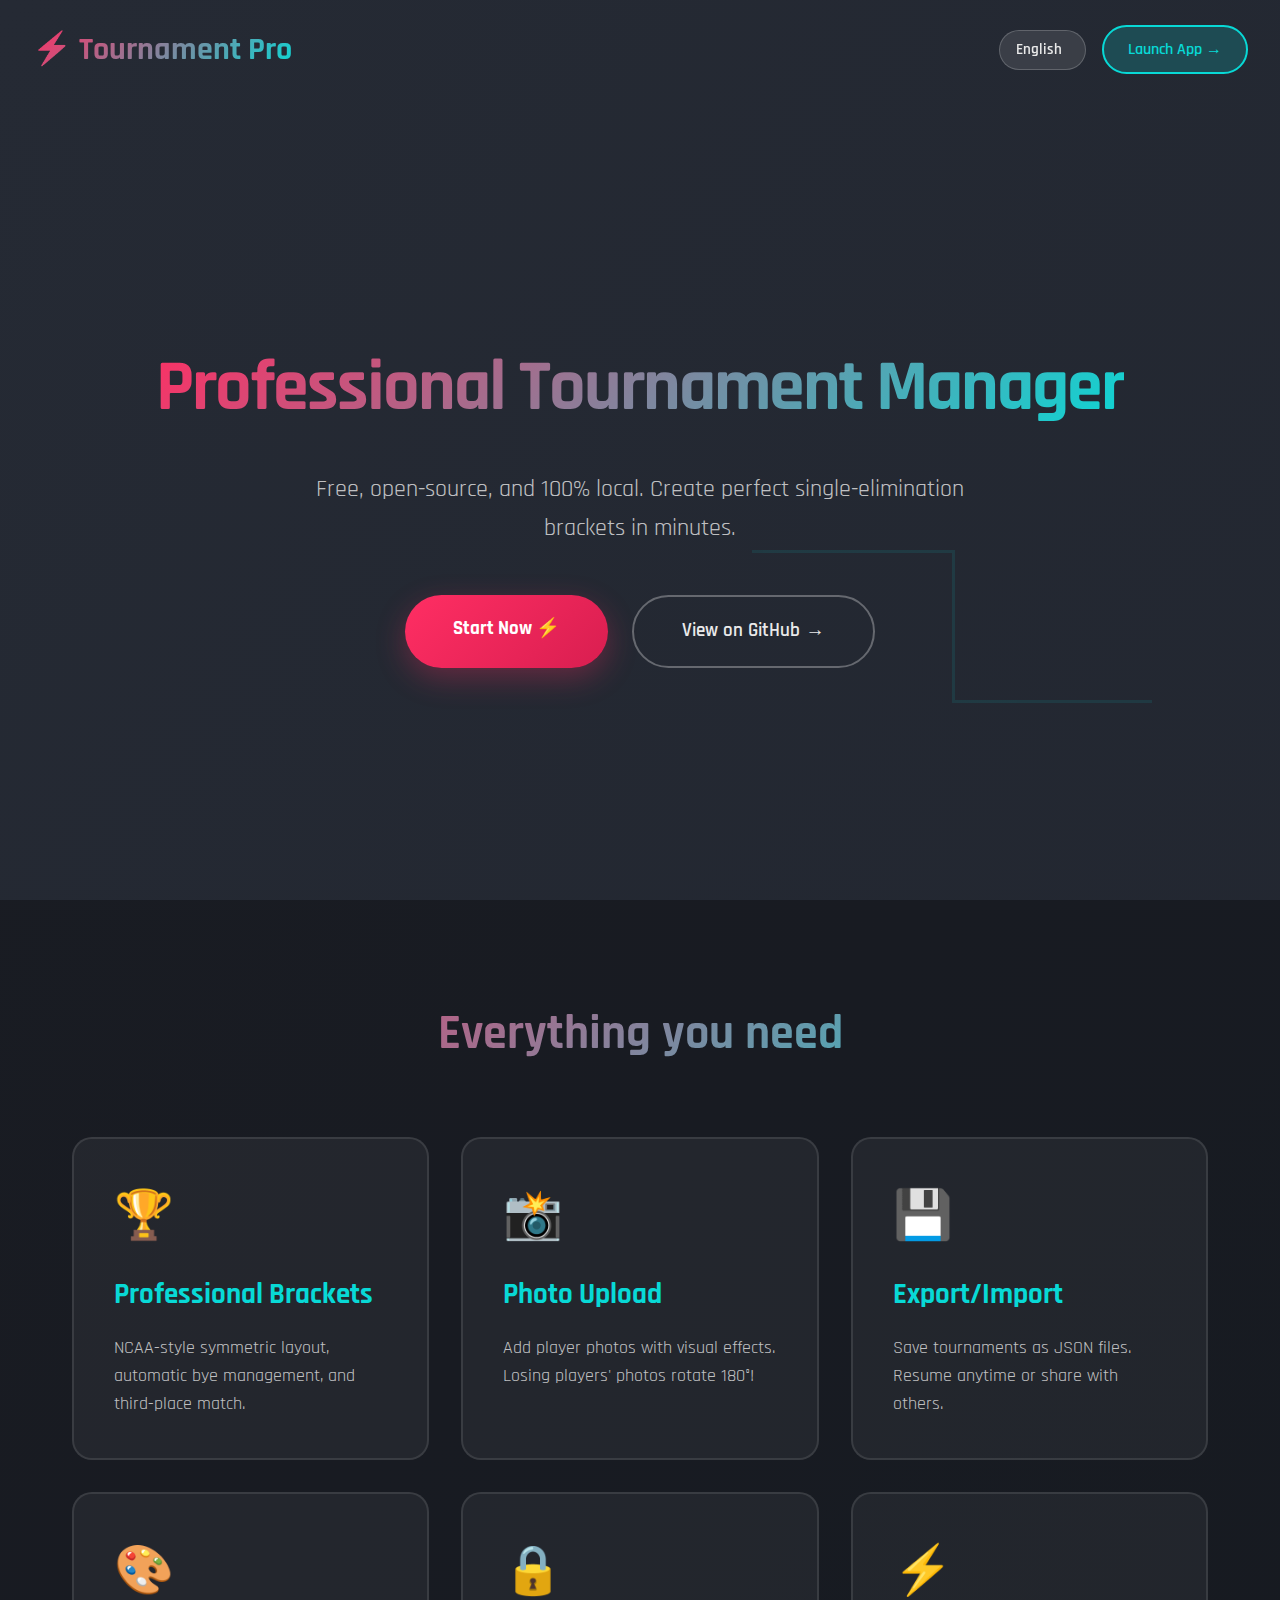
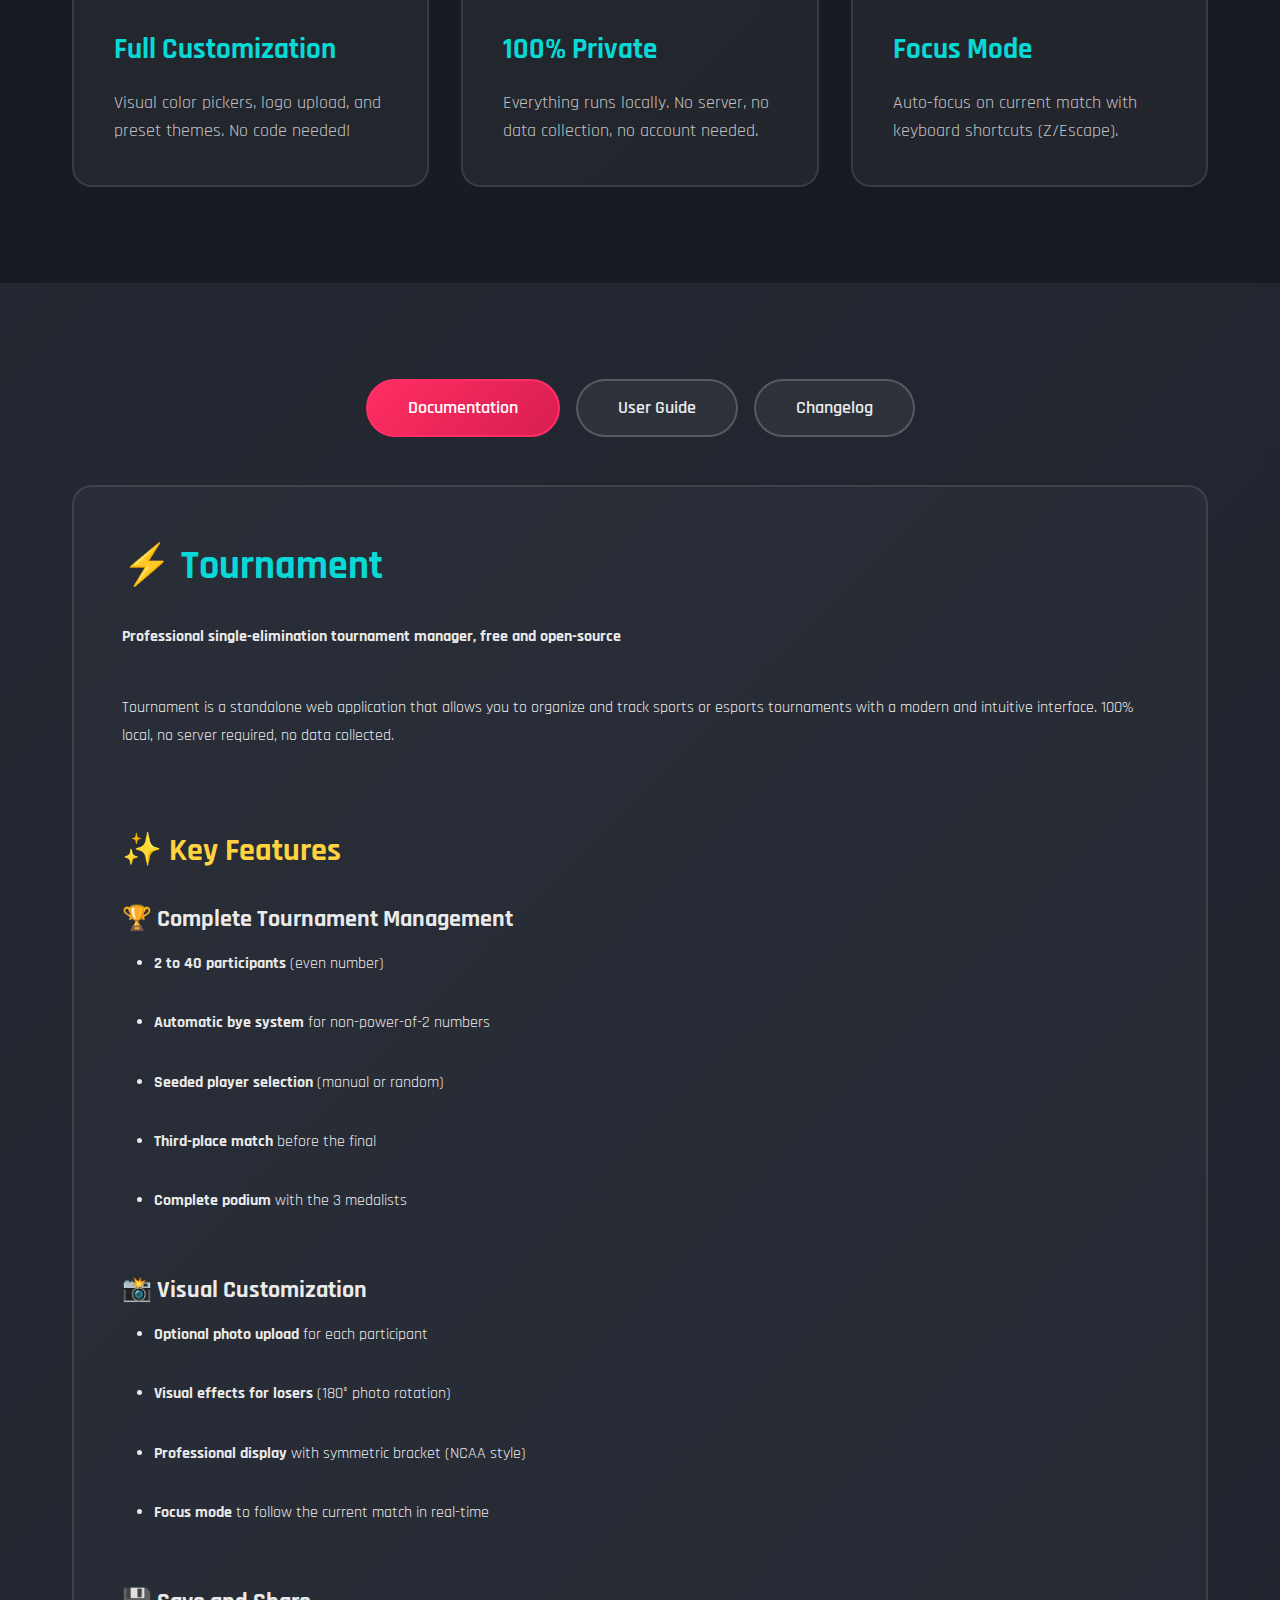
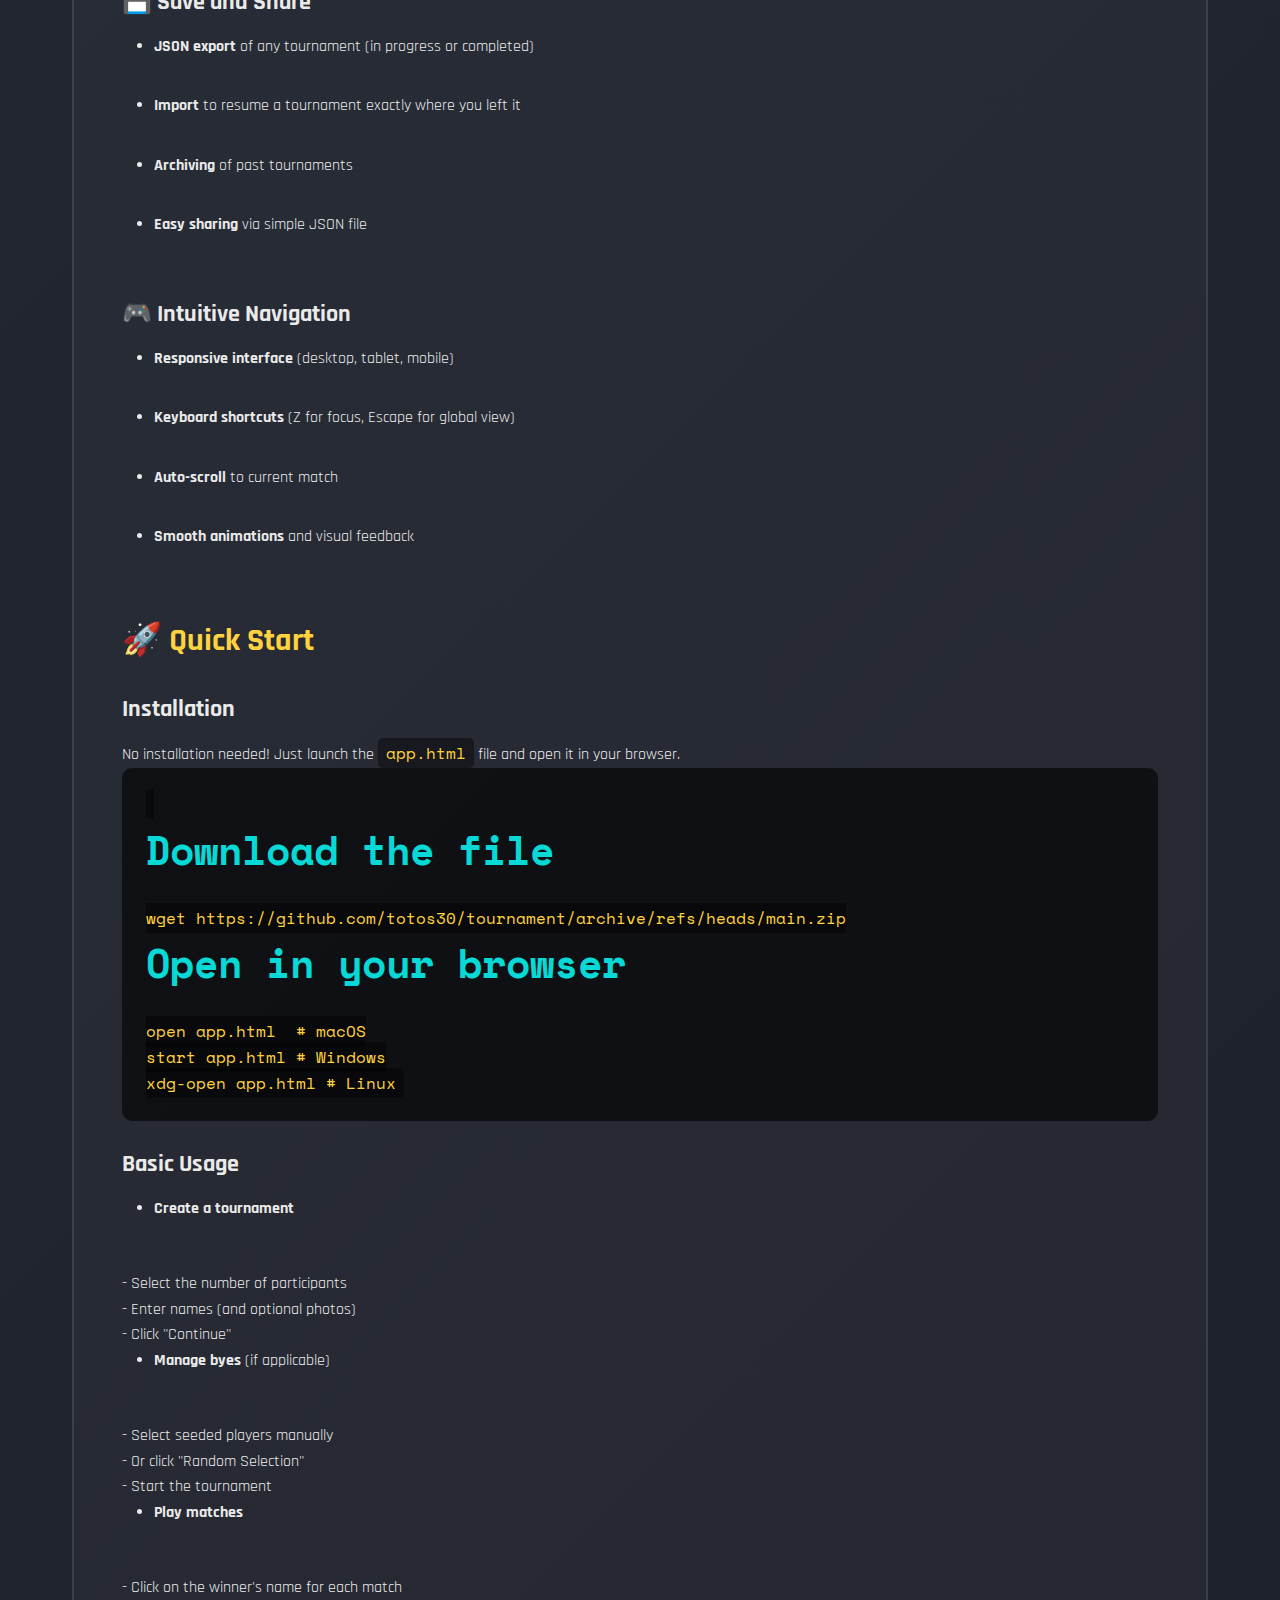
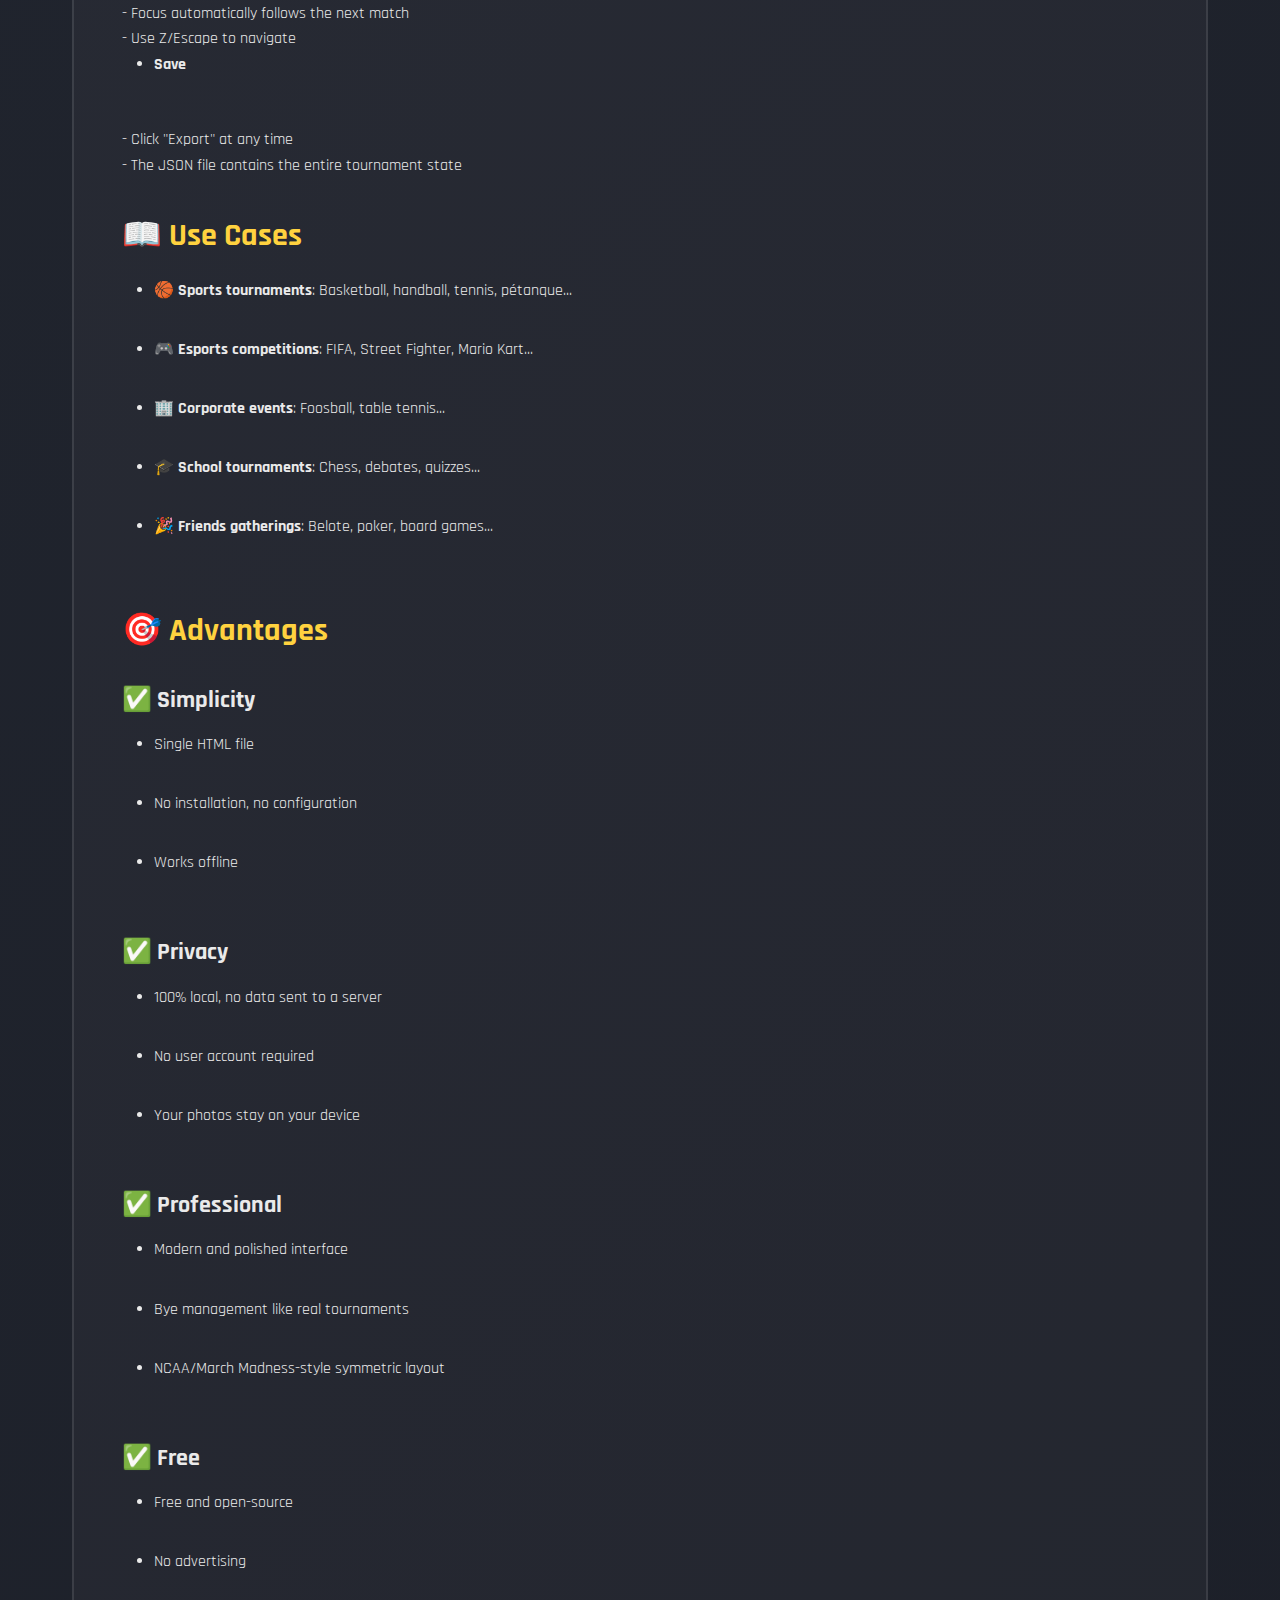
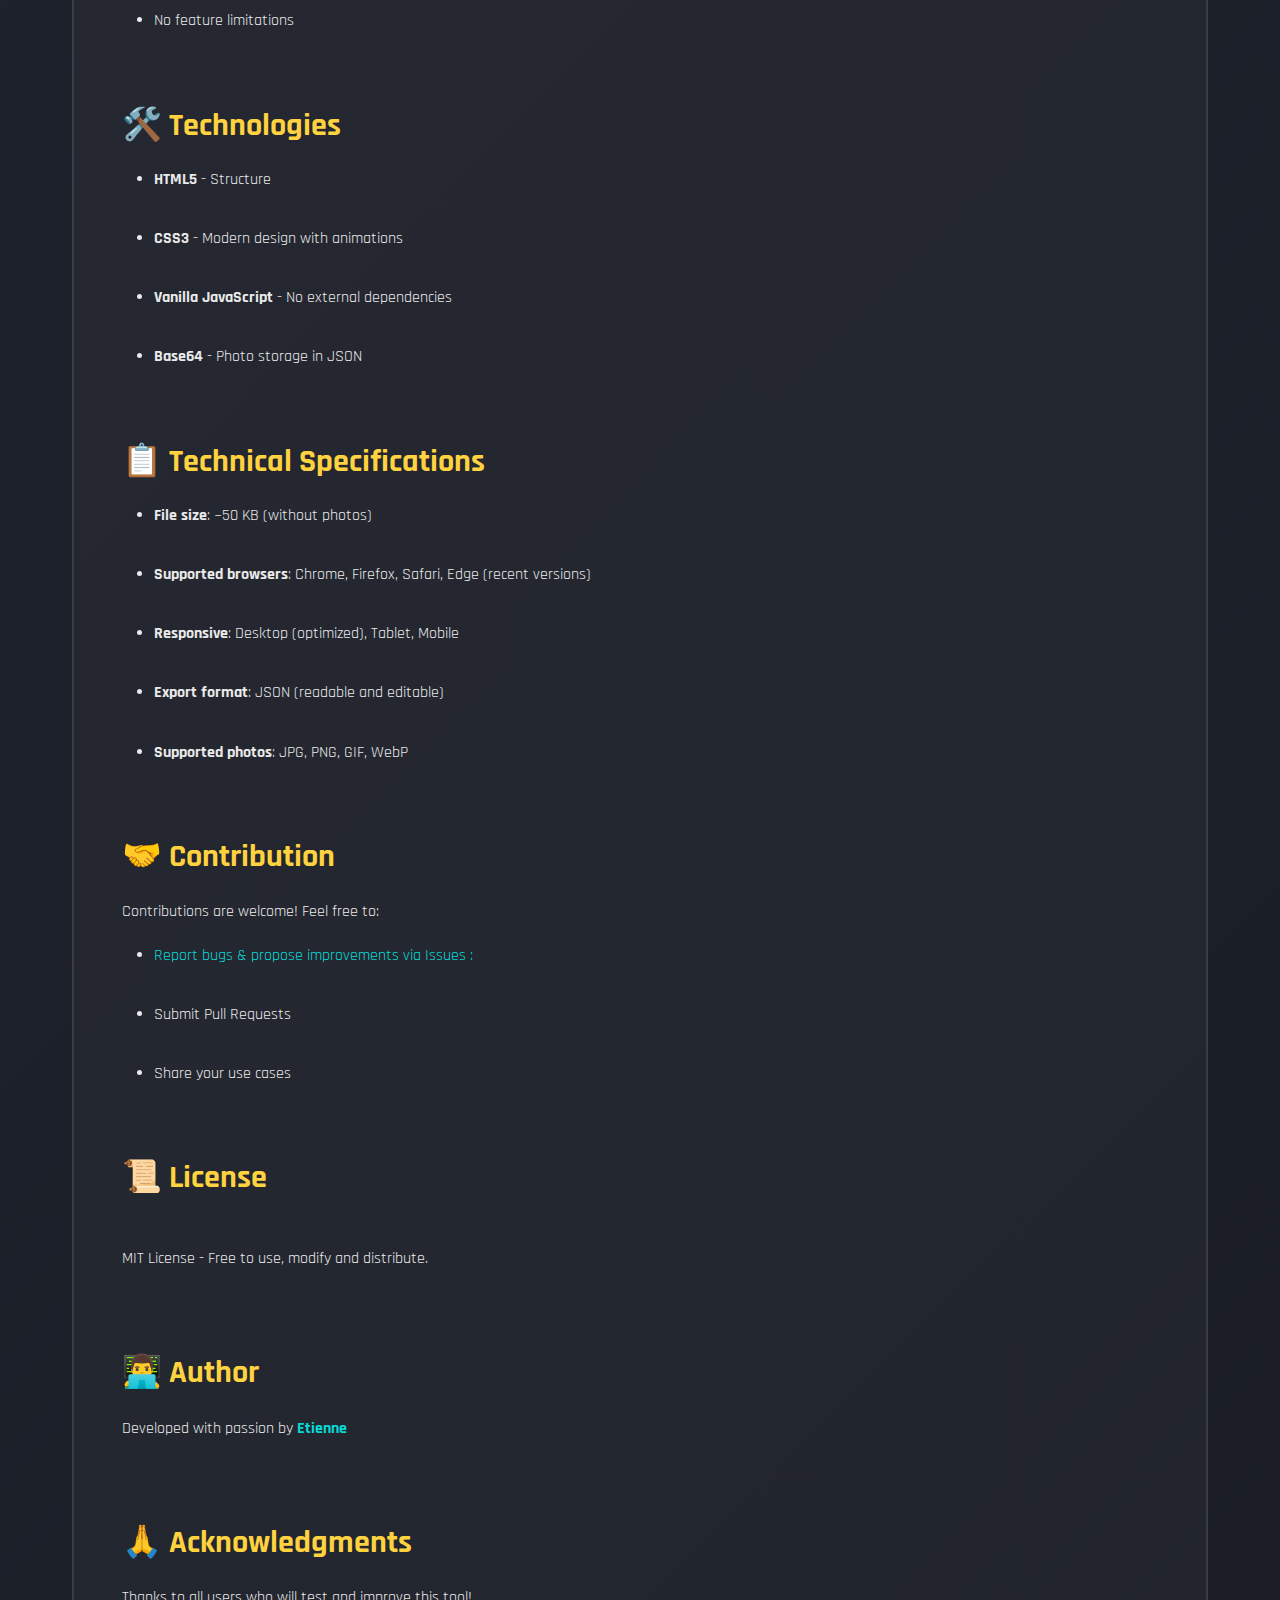
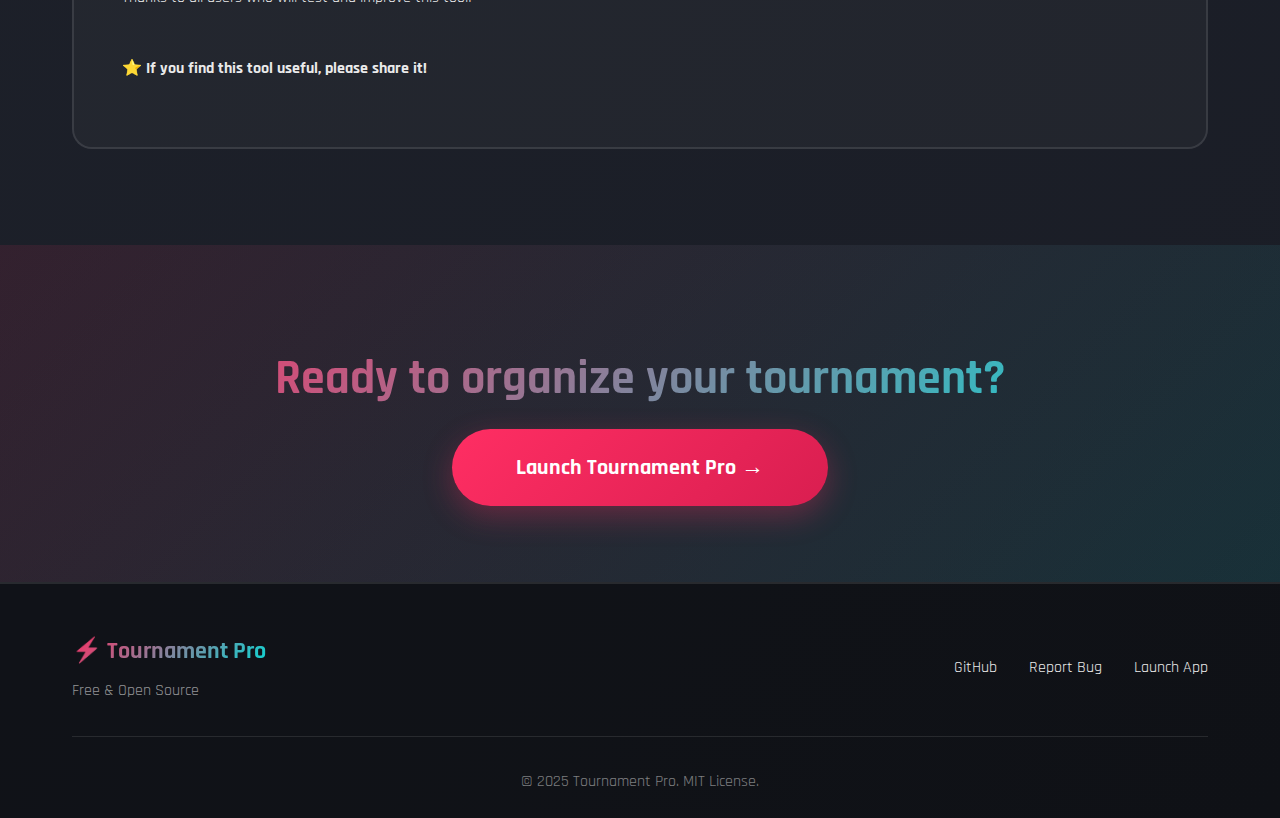
<file: index.html>
<!DOCTYPE html>
<html lang="en">
<head>
    <meta charset="UTF-8">
    <meta name="viewport" content="width=device-width, initial-scale=1.0">
    <title>Tournament - Professional Tournament Manager</title>
    <meta name="description" content="Free, open-source tournament manager. Single-elimination brackets, photo uploads, export/import, and complete customization.">
    <link rel="stylesheet" href="./css/landing.css">
</head>
<body>
    <!-- Hero Section -->
    <header class="hero">
        <nav class="nav">
            <div class="nav-brand">
                <h1>⚡ Tournament Pro</h1>
            </div>
            <div class="nav-links">
                <select id="langSelector" class="lang-selector" onchange="changeLandingLanguage(this.value)">
                    <option value="en">English</option>
                    <option value="fr">Français</option>
                </select>
                <a href="./app.html" class="btn-launch">Launch App →</a>
            </div>
        </nav>
        
        <div class="hero-content">
            <h2 class="hero-title" data-lang-en="Professional Tournament Manager" data-lang-fr="Gestionnaire de Tournoi Professionnel">
                Professional Tournament Manager
            </h2>
            <p class="hero-subtitle" data-lang-en="Free, open-source, and 100% local. Create perfect single-elimination brackets in minutes." data-lang-fr="Gratuit, open-source et 100% local. Créez des brackets à élimination directe parfaits en quelques minutes.">
                Free, open-source, and 100% local. Create perfect single-elimination brackets in minutes.
            </p>
            <div class="hero-actions">
                <a href="./app.html" class="btn-primary">
                    <span data-lang-en="Start Now" data-lang-fr="Commencer Maintenant">Start Now</span> ⚡
                </a>
                <a href="https://github.com/yourusername/tournament-pro" class="btn-secondary" target="_blank">
                    <span data-lang-en="View on GitHub" data-lang-fr="Voir sur GitHub">View on GitHub</span> →
                </a>
            </div>
        </div>
        
        <div class="hero-image">
            <div class="bracket-preview">
                <div class="bracket-line"></div>
                <div class="bracket-line"></div>
                <div class="bracket-line"></div>
            </div>
        </div>
    </header>

    <!-- Features Section -->
    <section class="features">
        <div class="container">
            <h2 class="section-title" data-lang-en="Everything you need" data-lang-fr="Tout ce dont vous avez besoin">
                Everything you need
            </h2>
            <div class="features-grid">
                <div class="feature-card">
                    <div class="feature-icon">🏆</div>
                    <h3 data-lang-en="Professional Brackets" data-lang-fr="Brackets Professionnels">Professional Brackets</h3>
                    <p data-lang-en="NCAA-style symmetric layout, automatic bye management, and third-place match." data-lang-fr="Layout symétrique style NCAA, gestion automatique des byes et match de 3ème place.">
                        NCAA-style symmetric layout, automatic bye management, and third-place match.
                    </p>
                </div>
                <div class="feature-card">
                    <div class="feature-icon">📸</div>
                    <h3 data-lang-en="Photo Upload" data-lang-fr="Upload de Photos">Photo Upload</h3>
                    <p data-lang-en="Add player photos with visual effects. Losing players' photos rotate 180°!" data-lang-fr="Ajoutez des photos de joueurs avec effets visuels. Les photos des perdants tournent de 180° !">
                        Add player photos with visual effects. Losing players' photos rotate 180°!
                    </p>
                </div>
                <div class="feature-card">
                    <div class="feature-icon">💾</div>
                    <h3 data-lang-en="Export/Import" data-lang-fr="Export/Import">Export/Import</h3>
                    <p data-lang-en="Save tournaments as JSON files. Resume anytime or share with others." data-lang-fr="Sauvegardez les tournois en fichiers JSON. Reprenez à tout moment ou partagez.">
                        Save tournaments as JSON files. Resume anytime or share with others.
                    </p>
                </div>
                <div class="feature-card">
                    <div class="feature-icon">🎨</div>
                    <h3 data-lang-en="Full Customization" data-lang-fr="Personnalisation Complète">Full Customization</h3>
                    <p data-lang-en="Visual color pickers, logo upload, and preset themes. No code needed!" data-lang-fr="Color pickers visuels, upload de logo et thèmes prédéfinis. Aucun code requis !">
                        Visual color pickers, logo upload, and preset themes. No code needed!
                    </p>
                </div>
                <div class="feature-card">
                    <div class="feature-icon">🔒</div>
                    <h3 data-lang-en="100% Private" data-lang-fr="100% Privé">100% Private</h3>
                    <p data-lang-en="Everything runs locally. No server, no data collection, no account needed." data-lang-fr="Tout fonctionne localement. Pas de serveur, pas de collecte de données, pas de compte requis.">
                        Everything runs locally. No server, no data collection, no account needed.
                    </p>
                </div>
                <div class="feature-card">
                    <div class="feature-icon">⚡</div>
                    <h3 data-lang-en="Focus Mode" data-lang-fr="Mode Focus">Focus Mode</h3>
                    <p data-lang-en="Auto-focus on current match with keyboard shortcuts (Z/Escape)." data-lang-fr="Focus automatique sur le match en cours avec raccourcis clavier (Z/Echap).">
                        Auto-focus on current match with keyboard shortcuts (Z/Escape).
                    </p>
                </div>
            </div>
        </div>
    </section>

    <!-- Documentation Navigation -->
    <section class="docs-section">
        <div class="container">
            <div class="docs-nav">
                <button class="docs-tab active" onclick="showDocTab('readme')" data-lang-en="Documentation" data-lang-fr="Documentation">
                    Documentation
                </button>
                <button class="docs-tab" onclick="showDocTab('guide')" data-lang-en="User Guide" data-lang-fr="Guide Utilisateur">
                    User Guide
                </button>
                <button class="docs-tab" onclick="showDocTab('changelog')" data-lang-en="Changelog" data-lang-fr="Changelog">
                    Changelog
                </button>
            </div>
            
            <div class="docs-content">
                <div id="readme-content" class="doc-tab-content active">
                    <div class="loading">Loading documentation...</div>
                </div>
                <div id="guide-content" class="doc-tab-content">
                    <div class="loading">Loading guide...</div>
                </div>
                <div id="changelog-content" class="doc-tab-content">
                    <div class="loading">Loading changelog...</div>
                </div>
            </div>
        </div>
    </section>

    <!-- CTA Section -->
    <section class="cta">
        <div class="container">
            <h2 data-lang-en="Ready to organize your tournament?" data-lang-fr="Prêt à organiser votre tournoi ?">
                Ready to organize your tournament?
            </h2>
            <a href="./app.html" class="btn-primary btn-large">
                <span data-lang-en="Launch Tournament Pro" data-lang-fr="Lancer Tournament Pro">Launch Tournament Pro</span> →
            </a>
        </div>
    </section>

    <!-- Footer -->
    <footer class="footer">
        <div class="container">
            <div class="footer-content">
                <div class="footer-brand">
                    <h3>⚡ Tournament Pro</h3>
                    <p data-lang-en="Free & Open Source" data-lang-fr="Gratuit & Open Source">Free & Open Source</p>
                </div>
                <div class="footer-links">
                    <a href="https://github.com/yourusername/tournament-pro" target="_blank">GitHub</a>
                    <a href="https://github.com/yourusername/tournament-pro/issues" target="_blank" data-lang-en="Report Bug" data-lang-fr="Signaler un Bug">Report Bug</a>
                    <a href="./app.html" data-lang-en="Launch App" data-lang-fr="Lancer l'App">Launch App</a>
                </div>
            </div>
            <div class="footer-bottom">
                <p>© 2025 Tournament Pro. MIT License.</p>
            </div>
        </div>
    </footer>

    <script src="./js/landing.js"></script>
</body>
</html>
</file>
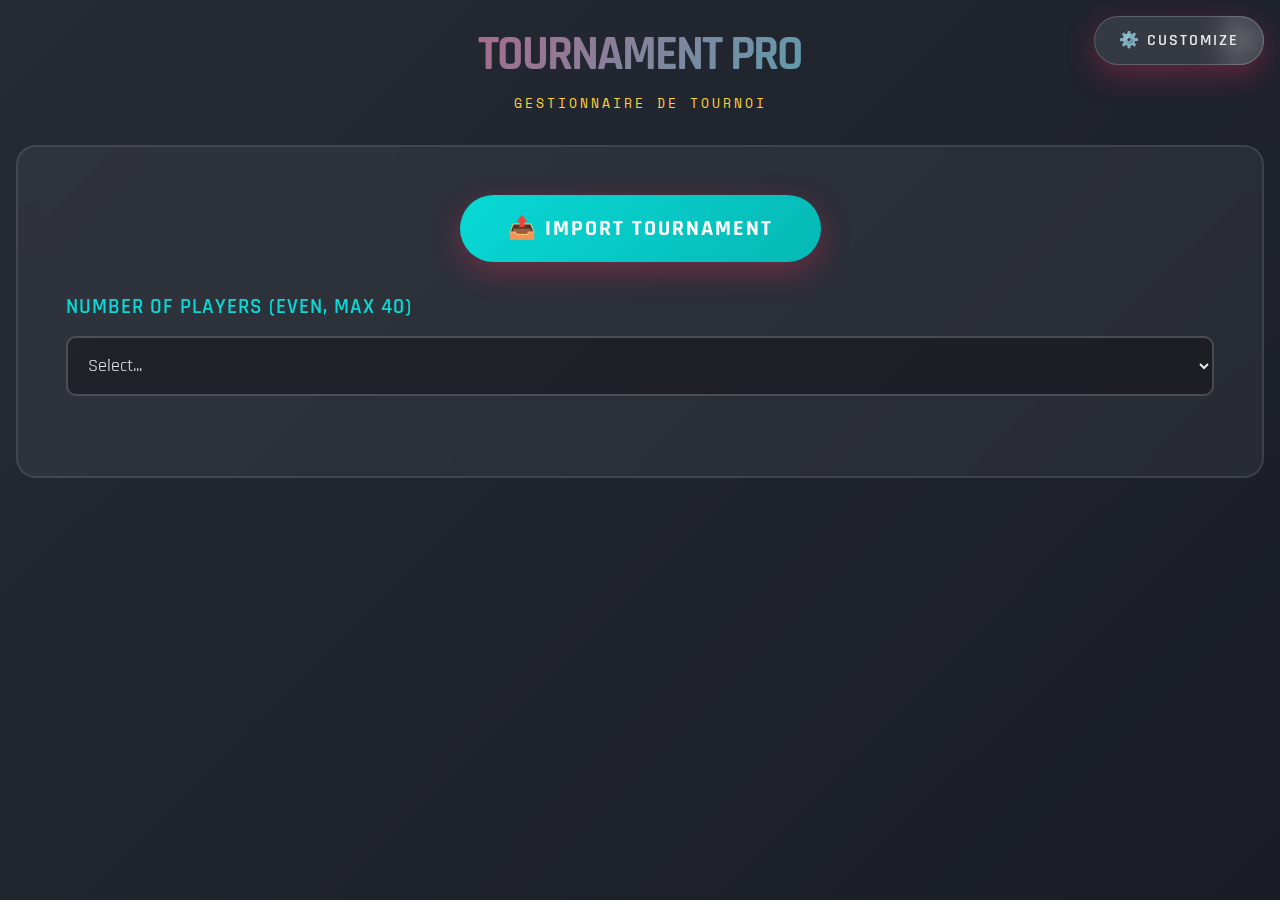
<file: app.html>
<!DOCTYPE html>
<html lang="fr">
<head>
    <meta charset="UTF-8">
    <meta name="viewport" content="width=device-width, initial-scale=1.0">
    <title>Gestionnaire de Tournoi</title>
    <link rel="stylesheet" href="./css/tournament.css">
	<link rel="stylesheet" href="./css/branding.css">
	<link rel="stylesheet" href="./css/language-selector.css">
</head>
<body>

    <div class="container">
        <header>
            <h1 data-i18n="app.title">⚡ Tournament ⚡</h1>
            <div class="subtitle" data-i18n="app.subtitle">Gestionnaire de Tournoi</div>
        </header>

        <!-- Setup Phase -->
        <div id="setupPhase" class="setup-container">
            <div style="text-align: center; margin-bottom: 2rem;">
                <button data-i18n="setup.import" onclick="document.getElementById('importFile').click()" style="background: linear-gradient(135deg, var(--secondary), #06b8b5);">
                    📤 Importer un tournoi
                </button>
                <input type="file" id="importFile" accept=".json" style="display: none;" onchange="importTournament(event)">
            </div>
            
            <div class="form-group">
                <label for="playerCount" data-i18n="setup.playerCount">Nombre de joueurs (pair, max 20)</label>
                <select id="playerCount">
                    <option value="" data-i18n="setup.selectPlayers">Sélectionner...</option>
                    <option value="6" data-i18n="setup.6players">6 joueurs</option>
                    <option value="8" data-i18n="setup.8players">8 joueurs</option>
                    <option value="10" data-i18n="setup.10players">10 joueurs</option>
                    <option value="12" data-i18n="setup.12players">12 joueurs</option>
                    <option value="14" data-i18n="setup.14players">14 joueurs</option>
                    <option value="16" data-i18n="setup.16players">16 joueurs</option>
                    <option value="18" data-i18n="setup.18players">18 joueurs</option>
                    <option value="20" data-i18n="setup.20players">20 joueurs</option>
					<option value="22" data-i18n="setup.22players">22 joueurs</option>
					<option value="24" data-i18n="setup.24players">24 joueurs</option>
					<option value="26" data-i18n="setup.26players">26 joueurs</option>
					<option value="28" data-i18n="setup.28players">28 joueurs</option>
					<option value="30" data-i18n="setup.30players">30 joueurs</option>
					<option value="32" data-i18n="setup.32players">32 joueurs</option>
					<option value="34" data-i18n="setup.34players">34 joueurs</option>
					<option value="36" data-i18n="setup.36players">36 joueurs</option>
					<option value="38" data-i18n="setup.38players">38 joueurs</option>
					<option value="40" data-i18n="setup.40players">40 joueurs</option>
                </select>
            </div>

            <div id="playersInputContainer" style="display: none;">
                <div class="form-group">
                    <label data-i18n="setup.playerNames">Noms des joueurs</label>
                    <div id="playersInput" class="players-input" data-i18n="setup.playerName"></div>
                </div>
                <button id="continueToByeSelection" onclick="continueToByeSelection()" data-i18n="setup.continue">Continuer</button>
            </div>
        </div>

        <!-- Bye Selection Phase -->
        <div id="byeSelectionPhase" class="setup-container" style="display: none;">
            <div class="form-group">
                <label id="byeSelectionTitle" data-i18n="bye.title">Sélection des Byes</label>
                <p id="byeSelectionInfo" style="color: var(--secondary); font-size: 1.1rem; margin-bottom: 1.5rem;"></p>
                
                <div style="margin-bottom: 2rem;">
                    <button onclick="randomByeSelection()" data-i18n="bye.randomSelection" style="background: linear-gradient(135deg, var(--secondary), #06b8b5); margin-right: 1rem;">
                        🎲 Sélection Aléatoire
                    </button>
                    <button onclick="clearByeSelection()" data-i18n="bye.clearSelection" class="reset-btn" style="background: rgba(255, 255, 255, 0.1);">
                        ✕ Tout désélectionner
                    </button>
                </div>

                <div id="byePlayersList" class="bye-players-list"></div>
            </div>
            <div style="display: flex; gap: 1rem; margin-top: 2rem;">
                <button onclick="backToPlayerInput()" class="reset-btn" style="flex: 1;" data-i18n="bye.back">← Retour</button>
                <button id="startTournamentBtn" onclick="startTournament()" style="flex: 2;" data-i18n="bye.startTournament">Lancer le Tournoi</button>
            </div>
        </div>

        <!-- Tournament Phase -->
        <div id="tournamentPhase" class="tournament-container">
            <div class="tournament-header">
                <h2 data-i18n="tournament.inProgress">Tournoi en cours</h2>
                <div style="display: flex; gap: 1rem;">
                    <button class="reset-btn" onclick="exportTournament()" data-i18n="tournament.export">📥 Exporter</button>
                    <button class="reset-btn" onclick="resetTournament()" data-i18n="tournament.newTournament">Nouveau Tournoi</button>
                </div>
            </div>

            <div id="winnerDisplay" class="winner-display">
                <div class="trophy">🏆</div>
                <h2 data-i18n="tournament.podium">Podium du Tournoi</h2>
                <div class="champion-name" id="championName"></div>
            </div>

            <div id="bracket" class="bracket"></div>
            
            <div id="focusIndicator" class="focus-indicator" data-i18n="focus.currentMatch">
                ⚡ MATCH EN COURS ⚡
            </div>
            
            <div id="keyboardHint" class="keyboard-hint" style="display: none;">
                <span class="hint-icon">👁️</span>
                <div class="hint-content">
                    <kbd>Z</kbd> Focus sur le match en cours
                    <span style="margin: 0 1rem;">•</span>
                    <kbd>Echap</kbd> Vue globale
                </div>
            </div>
        </div>
    </div>
<script src="./js/i18n.js"></script>  
<script src="./js/tournament.js"></script>
<script src="./js/branding.js"></script>

<!-- Settings Button (to add in header or body) -->
<button class="settings-button" onclick="openSettings()" data-i18n="settings.customize">
    ⚙️ Personnaliser
</button>

<!-- Settings Overlay -->
<div id="settingsOverlay" class="settings-overlay">
    <div class="settings-panel">
        <!-- Header -->
        <div class="settings-header">
            <h2 data-i18n="settings.title">⚙️ Personnalisation</h2>
            <button class="close-settings" onclick="closeSettings()">✕</button>
        </div>

        <!-- Section 1: Identity -->
        <div class="settings-section">
            <h3 data-i18n="settings.identity">📝 Identité</h3>
            <div class="settings-grid">
                <div class="setting-item">
                    <label for="brandTitle" data-i18n="settings.mainTitle">Titre principal</label>
                    <input type="text" id="brandTitle" placeholder="Tournament" value="Tournament">
                </div>
                <div class="setting-item">
                    <label for="brandSubtitle" data-i18n="settings.subtitle">Sous-titre</label>
                    <input type="text" id="brandSubtitle" placeholder="Gestionnaire de Tournoi" value="Gestionnaire de Tournoi">
                </div>
            </div>
            
            <!-- Logo Upload -->
            <div class="setting-item" style="margin-top: 1rem;">
                <label data-i18n="settings.logo">Logo (optionnel)</label>
                <div class="logo-upload-area" id="logoUploadArea" onclick="document.getElementById('logoInput').click()">
                    <img id="logoPreview" class="logo-preview" alt="Logo">
                    <div id="logoUploadText">
                        <div style="font-size: 2rem; margin-bottom: 0.5rem;">📤</div>
                        <div style="font-weight: 600;" data-i18n="settings.logoUpload">Cliquez pour uploader un logo</div>
                        <div style="font-size: 0.9rem; opacity: 0.7; margin-top: 0.3rem;">PNG, JPG, SVG (max 2MB)</div>
                    </div>
                    <input type="file" id="logoInput" accept="image/*" onchange="handleLogoUpload(event)">
                </div>
                <div class="logo-actions" id="logoActions">
                    <button onclick="document.getElementById('logoInput').click()" style="background: rgba(8, 217, 214, 0.2);" data-i18n="settings.xxx" >Changer</button>
                    <button onclick="removeLogo()" class="btn-reset" data-i18n="settings.logoRemove" >Supprimer</button>
                </div>
            </div>
        </div>

        <!-- Section 2: Theme Colors -->
        <div class="settings-section">
            <h3 data-i18n="settings.colors">🎨 Couleurs du thème</h3>
            <div class="settings-grid">
                <div class="setting-item">
                    <label for="colorPrimary" data-i18n="settings.colorPrimary">Couleur principale</label>
                    <div class="color-picker-wrapper">
                        <input type="color" id="colorPrimary" value="#FF2E63" onchange="updateColorText('colorPrimary', 'colorPrimaryText')">
                        <input type="text" id="colorPrimaryText" value="#FF2E63" maxlength="7" onchange="updateColorPicker('colorPrimaryText', 'colorPrimary')">
                    </div>
                </div>
                <div class="setting-item">
                    <label for="colorSecondary" data-i18n="settings.colorSecondary">Couleur secondaire</label>
                    <div class="color-picker-wrapper">
                        <input type="color" id="colorSecondary" value="#08D9D6" onchange="updateColorText('colorSecondary', 'colorSecondaryText')">
                        <input type="text" id="colorSecondaryText" value="#08D9D6" maxlength="7" onchange="updateColorPicker('colorSecondaryText', 'colorSecondary')">
                    </div>
                </div>
                <div class="setting-item">
                    <label for="colorAccent" data-i18n="settings.colorAccent">Couleur accent</label>
                    <div class="color-picker-wrapper">
                        <input type="color" id="colorAccent" value="#FFD23F" onchange="updateColorText('colorAccent', 'colorAccentText')">
                        <input type="text" id="colorAccentText" value="#FFD23F" maxlength="7" onchange="updateColorPicker('colorAccentText', 'colorAccent')">
                    </div>
                </div>
                <div class="setting-item">
                    <label for="colorDark" data-i18n="settings.colorDark">Fond sombre</label>
                    <div class="color-picker-wrapper">
                        <input type="color" id="colorDark" value="#252A34" onchange="updateColorText('colorDark', 'colorDarkText')">
                        <input type="text" id="colorDarkText" value="#252A34" maxlength="7" onchange="updateColorPicker('colorDarkText', 'colorDark')">
                    </div>
                </div>
                <div class="setting-item">
                    <label for="colorLight" data-i18n="settings.colorLight">Texte clair</label>
                    <div class="color-picker-wrapper">
                        <input type="color" id="colorLight" value="#EAEAEA" onchange="updateColorText('colorLight', 'colorLightText')">
                        <input type="text" id="colorLightText" value="#EAEAEA" maxlength="7" onchange="updateColorPicker('colorLightText', 'colorLight')">
                    </div>
                </div>
            </div>
        </div>

        <!-- Section 3: Preset Themes -->
        <div class="settings-section">
            <h3 data-i18n="settings.presetThemes">✨ Thèmes prédéfinis</h3>
            <div class="preset-themes">
                <div class="preset-theme sport" onclick="applyPresetTheme('sport')">
                    <span>🏀 Sport</span>
                </div>
                <div class="preset-theme esport" onclick="applyPresetTheme('esport')">
                    <span>🎮 E-Sport</span>
                </div>
                <div class="preset-theme corporate" onclick="applyPresetTheme('corporate')">
                    <span>🏢 Corporate</span>
                </div>
                <div class="preset-theme gaming" onclick="applyPresetTheme('gaming')">
                    <span>🎲 Gaming</span>
                </div>
            </div>
        </div>

        <!-- Section 4: Preview -->
        <div class="settings-section">
            <h3 data-i18n="settings.preview">👁️ Aperçu</h3>
            <div class="branding-preview">
                <div class="preview-header">
                    <img id="previewLogo" class="preview-logo" alt="Logo">
                    <div class="preview-title" id="previewTitle" data-i18n="settings.xxx">Tournament</div>
                    <div class="preview-subtitle" id="previewSubtitle" data-i18n="settings.xxx">Gestionnaire de Tournoi</div>
                </div>
                <div class="preview-matches">
                    <div class="preview-match">
                        <div class="preview-player winner" data-i18n="settings.xxx">Joueur 1 ✓</div>
                        <div style="text-align: center; font-size: 0.7rem; opacity: 0.5; margin: 0.3rem 0;">VS</div>
                        <div class="preview-player" style="opacity: 0.4;" data-i18n="settings.xxx">Joueur 2</div>
                    </div>
                    <div class="preview-match">
                        <div class="preview-player active" data-i18n="settings.xxx">Joueur 3</div>
                        <div style="text-align: center; font-size: 0.7rem; opacity: 0.5; margin: 0.3rem 0;">VS</div>
                        <div class="preview-player active" data-i18n="settings.xxx">Joueur 4</div>
                    </div>
                </div>
            </div>
        </div>

        <!-- Actions -->
        <div class="settings-actions">
            <button onclick="saveBranding()" style="background: linear-gradient(135deg, var(--primary), #d91e50);" data-i18n="settings.save">
                💾 Enregistrer
            </button>
            <button onclick="resetBranding()" class="btn-reset" data-i18n="settings.reset">
                🔄 Réinitialiser
            </button>
            <button onclick="closeSettings()" style="background: rgba(255, 255, 255, 0.1);" data-i18n="settings.cancel">
                Annuler
            </button>
        </div>
    </div>
</div>
    
	
</body>
</html>
</file>
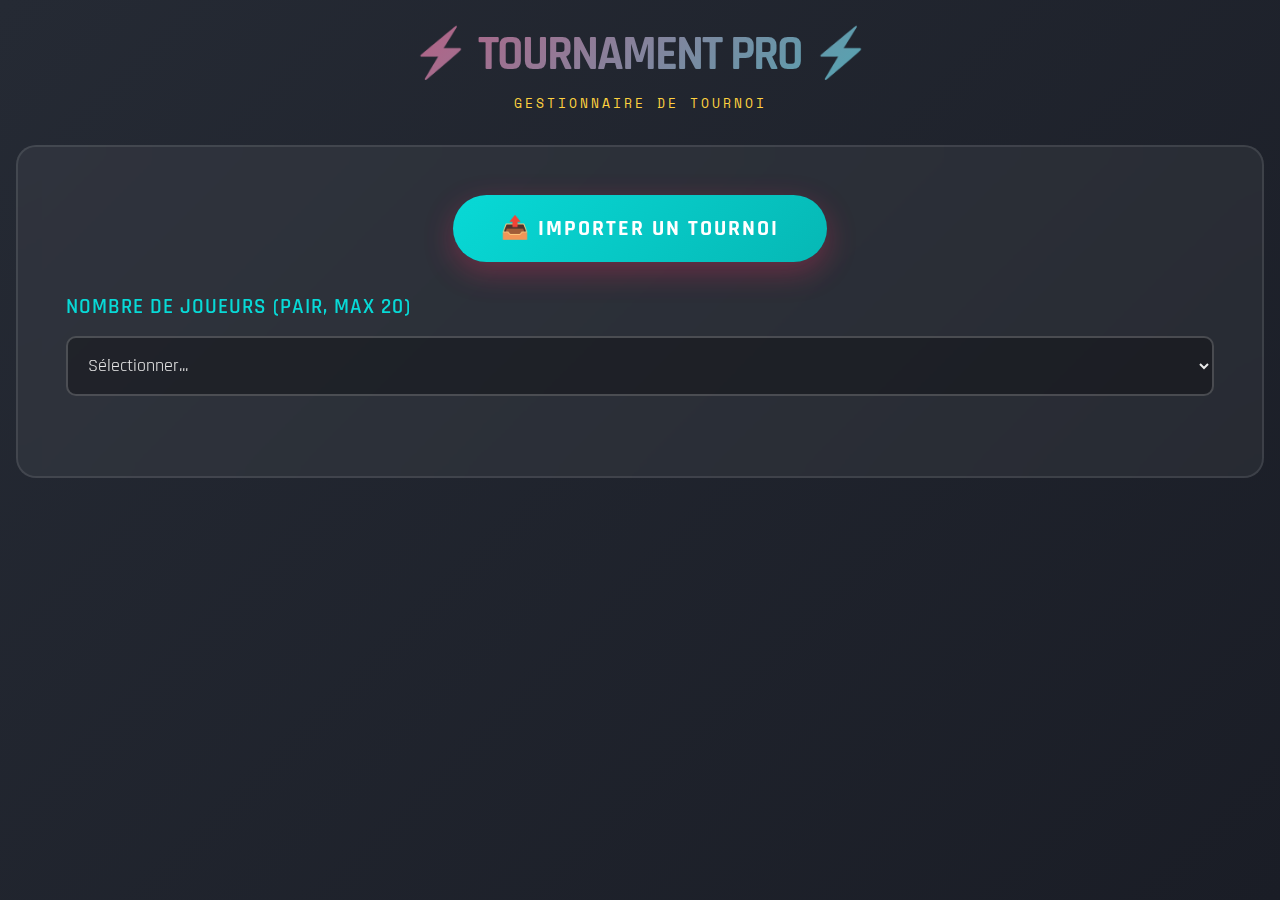
<file: tournament.html>
<!DOCTYPE html>
<html lang="fr">
<head>
    <meta charset="UTF-8">
    <meta name="viewport" content="width=device-width, initial-scale=1.0">
    <title>Gestionnaire de Tournoi</title>
    <link rel="stylesheet" href="./tournament.css">
</head>
<body>

    <div class="container">
        <header>
            <h1>⚡ Tournament Pro ⚡</h1>
            <div class="subtitle">Gestionnaire de Tournoi</div>
        </header>

        <!-- Setup Phase -->
        <div id="setupPhase" class="setup-container">
            <div style="text-align: center; margin-bottom: 2rem;">
                <button onclick="document.getElementById('importFile').click()" style="background: linear-gradient(135deg, var(--secondary), #06b8b5);">
                    📤 Importer un tournoi
                </button>
                <input type="file" id="importFile" accept=".json" style="display: none;" onchange="importTournament(event)">
            </div>
            
            <div class="form-group">
                <label for="playerCount">Nombre de joueurs (pair, max 20)</label>
                <select id="playerCount">
                    <option value="">Sélectionner...</option>
                    <option value="2">2 joueurs</option>
                    <option value="4">4 joueurs</option>
                    <option value="6">6 joueurs</option>
                    <option value="8">8 joueurs</option>
                    <option value="10">10 joueurs</option>
                    <option value="12">12 joueurs</option>
                    <option value="14">14 joueurs</option>
                    <option value="16">16 joueurs</option>
                    <option value="18">18 joueurs</option>
                    <option value="20">20 joueurs</option>
                </select>
            </div>

            <div id="playersInputContainer" style="display: none;">
                <div class="form-group">
                    <label>Noms des joueurs</label>
                    <div id="playersInput" class="players-input"></div>
                </div>
                <button id="continueToByeSelection" onclick="continueToByeSelection()">Continuer</button>
            </div>
        </div>

        <!-- Bye Selection Phase -->
        <div id="byeSelectionPhase" class="setup-container" style="display: none;">
            <div class="form-group">
                <label id="byeSelectionTitle">Sélection des Byes</label>
                <p id="byeSelectionInfo" style="color: var(--secondary); font-size: 1.1rem; margin-bottom: 1.5rem;"></p>
                
                <div style="margin-bottom: 2rem;">
                    <button onclick="randomByeSelection()" style="background: linear-gradient(135deg, var(--secondary), #06b8b5); margin-right: 1rem;">
                        🎲 Sélection Aléatoire
                    </button>
                    <button onclick="clearByeSelection()" class="reset-btn" style="background: rgba(255, 255, 255, 0.1);">
                        ✕ Tout désélectionner
                    </button>
                </div>

                <div id="byePlayersList" class="bye-players-list"></div>
            </div>
            <div style="display: flex; gap: 1rem; margin-top: 2rem;">
                <button onclick="backToPlayerInput()" class="reset-btn" style="flex: 1;">← Retour</button>
                <button id="startTournamentBtn" onclick="startTournament()" style="flex: 2;">Lancer le Tournoi</button>
            </div>
        </div>

        <!-- Tournament Phase -->
        <div id="tournamentPhase" class="tournament-container">
            <div class="tournament-header">
                <h2>Tournoi en cours</h2>
                <div style="display: flex; gap: 1rem;">
                    <button class="reset-btn" onclick="exportTournament()">📥 Exporter</button>
                    <button class="reset-btn" onclick="resetTournament()">Nouveau Tournoi</button>
                </div>
            </div>

            <div id="winnerDisplay" class="winner-display">
                <div class="trophy">🏆</div>
                <h2>Podium du Tournoi</h2>
                <div class="champion-name" id="championName"></div>
            </div>

            <div id="bracket" class="bracket"></div>
            
            <div id="focusIndicator" class="focus-indicator">
                ⚡ MATCH EN COURS ⚡
            </div>
            
            <div id="keyboardHint" class="keyboard-hint" style="display: none;">
                <span class="hint-icon">👁️</span>
                <div class="hint-content">
                    <kbd>Z</kbd> Focus sur le match en cours
                    <span style="margin: 0 1rem;">•</span>
                    <kbd>Echap</kbd> Vue globale
                </div>
            </div>
        </div>
    </div>
<script src="./tournament.js"></script>
    
</body>
</html>
</file>
<file: css/landing.css>
/* ========================================
   LANDING PAGE STYLES
   ======================================== */

@import url('https://fonts.googleapis.com/css2?family=Rajdhani:wght@500;600;700&family=Space+Mono:wght@400;700&display=swap');

:root {
    --primary: #FF2E63;
    --secondary: #08D9D6;
    --dark: #252A34;
    --light: #EAEAEA;
    --accent: #FFD23F;
}

* {
    margin: 0;
    padding: 0;
    box-sizing: border-box;
}

body {
    font-family: 'Rajdhani', sans-serif;
    background: linear-gradient(135deg, var(--dark) 0%, #1a1d26 100%);
    color: var(--light);
    line-height: 1.6;
}

.container {
    max-width: 1200px;
    margin: 0 auto;
    padding: 0 2rem;
}

/* ========================================
   HERO SECTION
   ======================================== */

.hero {
    min-height: 100vh;
    display: flex;
    flex-direction: column;
    position: relative;
    overflow: hidden;
}

.nav {
    display: flex;
    justify-content: space-between;
    align-items: center;
    padding: 1.5rem 2rem;
    position: relative;
    z-index: 10;
}

.nav-brand h1 {
    font-size: 2rem;
    background: linear-gradient(135deg, var(--primary), var(--secondary));
    -webkit-background-clip: text;
    -webkit-text-fill-color: transparent;
    background-clip: text;
}

.nav-links {
    display: flex;
    gap: 1rem;
    align-items: center;
}


.lang-selector {
    background: rgba(255, 255, 255, 0.1);
    backdrop-filter: blur(10px);
    border: 1px solid rgba(255, 255, 255, 0.2);
    color: var(--light);
    padding: 0.6rem 1rem;
    border-radius: 25px;
    font-family: 'Rajdhani', sans-serif;
    font-size: 0.95rem;
    font-weight: 600;
    cursor: pointer;
    transition: all 0.3s ease;
    appearance: none;
    -webkit-appearance: none;
    -moz-appearance: none;
}

.lang-selector:hover {
    background: rgba(255, 255, 255, 0.2);
}

.lang-selector:focus {
    outline: none;
    box-shadow: 0 0 0 3px rgba(8, 217, 214, 0.3);
}

.lang-selector option {
    background: var(--dark);
    color: var(--light);
    padding: 0.5rem;
}

.btn-launch {
    background: rgba(8, 217, 214, 0.2);
    border: 2px solid var(--secondary);
    color: var(--secondary);
    padding: 0.6rem 1.5rem;
    border-radius: 25px;
    text-decoration: none;
    font-weight: 600;
    transition: all 0.3s ease;
}

.btn-launch:hover {
    background: var(--secondary);
    color: var(--dark);
    transform: translateY(-2px);
}

.hero-content {
    flex: 1;
    display: flex;
    flex-direction: column;
    justify-content: center;
    align-items: center;
    text-align: center;
    padding: 4rem 2rem;
    position: relative;
    z-index: 5;
}

.hero-title {
    font-size: 4.5rem;
    font-weight: 700;
    letter-spacing: -2px;
    margin-bottom: 1.5rem;
    background: linear-gradient(135deg, var(--primary), var(--secondary));
    -webkit-background-clip: text;
    -webkit-text-fill-color: transparent;
    background-clip: text;
    animation: fadeInUp 0.8s ease-out;
}

.hero-subtitle {
    font-size: 1.5rem;
    color: rgba(234, 234, 234, 0.8);
    max-width: 700px;
    margin-bottom: 3rem;
    animation: fadeInUp 0.8s ease-out 0.2s both;
}

.hero-actions {
    display: flex;
    gap: 1.5rem;
    animation: fadeInUp 0.8s ease-out 0.4s both;
}

.btn-primary {
    background: linear-gradient(135deg, var(--primary), #d91e50);
    color: white;
    padding: 1.2rem 3rem;
    border-radius: 50px;
    text-decoration: none;
    font-size: 1.2rem;
    font-weight: 700;
    transition: all 0.3s ease;
    box-shadow: 0 10px 30px rgba(255, 46, 99, 0.3);
}

.btn-primary:hover {
    transform: translateY(-3px);
    box-shadow: 0 15px 40px rgba(255, 46, 99, 0.4);
}

.btn-primary.btn-large {
    padding: 1.5rem 4rem;
    font-size: 1.4rem;
}

.btn-secondary {
    background: transparent;
    color: var(--light);
    padding: 1.2rem 3rem;
    border-radius: 50px;
    border: 2px solid rgba(255, 255, 255, 0.3);
    text-decoration: none;
    font-size: 1.2rem;
    font-weight: 600;
    transition: all 0.3s ease;
}

.btn-secondary:hover {
    border-color: var(--light);
    background: rgba(255, 255, 255, 0.1);
    transform: translateY(-3px);
}

.hero-image {
    position: absolute;
    bottom: 0;
    right: 10%;
    width: 400px;
    height: 400px;
    opacity: 0.1;
    pointer-events: none;
}

.bracket-preview {
    position: relative;
    width: 100%;
    height: 100%;
}

.bracket-line {
    position: absolute;
    background: var(--secondary);
    animation: pulse 3s ease-in-out infinite;
}

.bracket-line:nth-child(1) {
    width: 200px;
    height: 3px;
    top: 50px;
    left: 0;
    animation-delay: 0s;
}

.bracket-line:nth-child(2) {
    width: 3px;
    height: 150px;
    top: 50px;
    left: 200px;
    animation-delay: 0.5s;
}

.bracket-line:nth-child(3) {
    width: 200px;
    height: 3px;
    top: 200px;
    left: 200px;
    animation-delay: 1s;
}

/* ========================================
   FEATURES SECTION
   ======================================== */

.features {
    padding: 6rem 0;
    background: rgba(0, 0, 0, 0.3);
}

.section-title {
    text-align: center;
    font-size: 3rem;
    font-weight: 700;
    margin-bottom: 4rem;
    background: linear-gradient(135deg, var(--primary), var(--secondary));
    -webkit-background-clip: text;
    -webkit-text-fill-color: transparent;
    background-clip: text;
}

.features-grid {
    display: grid;
    grid-template-columns: repeat(auto-fit, minmax(320px, 1fr));
    gap: 2rem;
}

.feature-card {
    background: rgba(255, 255, 255, 0.05);
    border: 2px solid rgba(255, 255, 255, 0.1);
    border-radius: 20px;
    padding: 2.5rem;
    transition: all 0.3s ease;
}

.feature-card:hover {
    transform: translateY(-5px);
    border-color: var(--secondary);
    box-shadow: 0 10px 30px rgba(8, 217, 214, 0.2);
}

.feature-icon {
    font-size: 3rem;
    margin-bottom: 1rem;
}

.feature-card h3 {
    font-size: 1.8rem;
    color: var(--secondary);
    margin-bottom: 1rem;
}

.feature-card p {
    color: rgba(234, 234, 234, 0.8);
    font-size: 1.1rem;
}

/* ========================================
   DOCUMENTATION SECTION
   ======================================== */

.docs-section {
    padding: 6rem 0;
}

.docs-nav {
    display: flex;
    justify-content: center;
    gap: 1rem;
    margin-bottom: 3rem;
    flex-wrap: wrap;
}

.docs-tab {
    background: rgba(255, 255, 255, 0.05);
    border: 2px solid rgba(255, 255, 255, 0.2);
    color: var(--light);
    padding: 1rem 2.5rem;
    border-radius: 50px;
    font-family: 'Rajdhani', sans-serif;
    font-size: 1.1rem;
    font-weight: 600;
    cursor: pointer;
    transition: all 0.3s ease;
}

.docs-tab:hover {
    background: rgba(255, 255, 255, 0.1);
    border-color: var(--secondary);
}

.docs-tab.active {
    background: linear-gradient(135deg, var(--primary), #d91e50);
    border-color: var(--primary);
    color: white;
}

.docs-content {
    background: rgba(255, 255, 255, 0.03);
    border: 2px solid rgba(255, 255, 255, 0.1);
    border-radius: 20px;
    padding: 3rem;
    min-height: 500px;
}

.doc-tab-content {
    display: none;
}

.doc-tab-content.active {
    display: block;
    animation: fadeIn 0.5s ease;
}

.doc-tab-content h1 {
    color: var(--secondary);
    font-size: 2.5rem;
    margin-bottom: 1.5rem;
}

.doc-tab-content h2 {
    color: var(--accent);
    font-size: 2rem;
    margin-top: 2rem;
    margin-bottom: 1rem;
}

.doc-tab-content h3 {
    color: var(--light);
    font-size: 1.5rem;
    margin-top: 1.5rem;
    margin-bottom: 0.8rem;
}

.doc-tab-content p {
    margin-bottom: 1rem;
    line-height: 1.8;
}

.doc-tab-content ul, .doc-tab-content ol {
    margin-left: 2rem;
    margin-bottom: 1rem;
}

.doc-tab-content li {
    margin-bottom: 0.5rem;
}

.doc-tab-content code {
    background: rgba(0, 0, 0, 0.4);
    padding: 0.2rem 0.5rem;
    border-radius: 5px;
    font-family: 'Space Mono', monospace;
    color: var(--accent);
}

.doc-tab-content pre {
    background: rgba(0, 0, 0, 0.6);
    padding: 1.5rem;
    border-radius: 10px;
    overflow-x: auto;
    margin-bottom: 1.5rem;
}

.doc-tab-content a {
    color: var(--secondary);
    text-decoration: none;
    border-bottom: 1px solid transparent;
    transition: border-color 0.3s ease;
}

.doc-tab-content a:hover {
    border-bottom-color: var(--secondary);
}

.loading {
    text-align: center;
    padding: 3rem;
    font-size: 1.2rem;
    color: rgba(234, 234, 234, 0.5);
}

/* ========================================
   CTA SECTION
   ======================================== */

.cta {
    padding: 6rem 0;
    text-align: center;
    background: linear-gradient(135deg, rgba(255, 46, 99, 0.1), rgba(8, 217, 214, 0.1));
}

.cta h2 {
    font-size: 3rem;
    margin-bottom: 2rem;
    background: linear-gradient(135deg, var(--primary), var(--secondary));
    -webkit-background-clip: text;
    -webkit-text-fill-color: transparent;
    background-clip: text;
}

/* ========================================
   FOOTER
   ======================================== */

.footer {
    background: rgba(0, 0, 0, 0.4);
    padding: 3rem 0 1.5rem;
    border-top: 2px solid rgba(255, 255, 255, 0.1);
}

.footer-content {
    display: flex;
    justify-content: space-between;
    align-items: center;
    margin-bottom: 2rem;
}

.footer-brand h3 {
    font-size: 1.5rem;
    background: linear-gradient(135deg, var(--primary), var(--secondary));
    -webkit-background-clip: text;
    -webkit-text-fill-color: transparent;
    background-clip: text;
    margin-bottom: 0.5rem;
}

.footer-brand p {
    color: rgba(234, 234, 234, 0.6);
}

.footer-links {
    display: flex;
    gap: 2rem;
}

.footer-links a {
    color: var(--light);
    text-decoration: none;
    transition: color 0.3s ease;
}

.footer-links a:hover {
    color: var(--secondary);
}

.footer-bottom {
    text-align: center;
    padding-top: 2rem;
    border-top: 1px solid rgba(255, 255, 255, 0.1);
    color: rgba(234, 234, 234, 0.5);
}

/* ========================================
   ANIMATIONS
   ======================================== */

@keyframes fadeInUp {
    from {
        opacity: 0;
        transform: translateY(30px);
    }
    to {
        opacity: 1;
        transform: translateY(0);
    }
}

@keyframes fadeIn {
    from {
        opacity: 0;
    }
    to {
        opacity: 1;
    }
}

@keyframes pulse {
    0%, 100% {
        opacity: 0.3;
    }
    50% {
        opacity: 0.6;
    }
}

/* ========================================
   RESPONSIVE
   ======================================== */

@media (max-width: 768px) {
    .hero-title {
        font-size: 2.5rem;
    }

    .hero-subtitle {
        font-size: 1.2rem;
    }

    .hero-actions {
        flex-direction: column;
        width: 100%;
    }

    .btn-primary, .btn-secondary {
        width: 100%;
        text-align: center;
    }

    .nav {
        flex-direction: column;
        gap: 1rem;
    }

    .features-grid {
        grid-template-columns: 1fr;
    }

    .section-title {
        font-size: 2rem;
    }

    .docs-content {
        padding: 1.5rem;
    }

    .footer-content {
        flex-direction: column;
        gap: 2rem;
        text-align: center;
    }

    .footer-links {
        flex-direction: column;
        gap: 1rem;
    }
}
</file>
<file: css/tournament.css>
@import url('https://fonts.googleapis.com/css2?family=Rajdhani:wght@500;600;700&family=Space+Mono:wght@400;700&display=swap');
        
        * {
            margin: 0;
            padding: 0;
            box-sizing: border-box;
        }

        :root {
            --primary: #FF2E63;
            --secondary: #08D9D6;
            --dark: #252A34;
            --light: #EAEAEA;
            --accent: #FFD23F;
        }

        body {
            font-family: 'Rajdhani', sans-serif;
            background: linear-gradient(135deg, var(--dark) 0%, #1a1d26 100%);
            color: var(--light);
            min-height: 100vh;
            overflow-x: hidden;
        }

        .container {
            max-width: 100%;
            margin: 0 auto;
            padding: 1.5rem 1rem;
        }

        header {
            text-align: center;
            margin-bottom: 2rem;
            animation: slideDown 0.6s ease-out;
        }

        h1 {
            font-size: 3rem;
            font-weight: 700;
            letter-spacing: -2px;
            background: linear-gradient(135deg, var(--primary), var(--secondary));
            -webkit-background-clip: text;
            -webkit-text-fill-color: transparent;
            background-clip: text;
            margin-bottom: 0.5rem;
            text-transform: uppercase;
        }

        .subtitle {
            font-family: 'Space Mono', monospace;
            color: var(--accent);
            font-size: 0.8rem;
            letter-spacing: 3px;
            text-transform: uppercase;
        }

        /* Setup Phase */
        .setup-container {
            background: rgba(255, 255, 255, 0.05);
            backdrop-filter: blur(10px);
            border-radius: 20px;
            padding: 3rem;
            border: 2px solid rgba(255, 255, 255, 0.1);
            animation: fadeIn 0.8s ease-out;
        }

        .form-group {
            margin-bottom: 2rem;
        }

        label {
            display: block;
            font-size: 1.3rem;
            font-weight: 600;
            margin-bottom: 1rem;
            color: var(--secondary);
            text-transform: uppercase;
            letter-spacing: 1px;
        }

        select, input {
            width: 100%;
            padding: 1rem;
            font-size: 1.1rem;
            font-family: 'Rajdhani', sans-serif;
            background: rgba(0, 0, 0, 0.3);
            border: 2px solid rgba(255, 255, 255, 0.2);
            border-radius: 10px;
            color: var(--light);
            transition: all 0.3s ease;
        }

        select:focus, input:focus {
            outline: none;
            border-color: var(--secondary);
            box-shadow: 0 0 20px rgba(8, 217, 214, 0.3);
        }

        select option {
            background: var(--dark);
        }

        .players-input {
            display: grid;
            grid-template-columns: repeat(auto-fill, minmax(280px, 1fr));
            gap: 1rem;
            margin-top: 1.5rem;
        }

        .player-input-group {
            position: relative;
        }

        .player-input-group input[type="text"] {
            padding-left: 3rem;
            margin-bottom: 0.5rem;
        }

        .player-number {
            position: absolute;
            left: 1rem;
            top: 1rem;
            transform: translateY(0);
            font-weight: 700;
            color: var(--accent);
            font-size: 1.2rem;
            z-index: 1;
        }

        .photo-upload-container {
            margin-top: 0.5rem;
        }

        .photo-input {
            display: none;
        }

        .photo-upload-label {
            display: flex;
            align-items: center;
            gap: 0.5rem;
            padding: 0.6rem 1rem;
            background: rgba(255, 255, 255, 0.05);
            border: 1px dashed rgba(255, 255, 255, 0.3);
            border-radius: 8px;
            cursor: pointer;
            transition: all 0.3s ease;
            font-size: 0.9rem;
        }

        .photo-upload-label:hover {
            background: rgba(255, 255, 255, 0.1);
            border-color: var(--secondary);
        }

        .photo-icon {
            font-size: 1.2rem;
        }

        .photo-text {
            color: rgba(255, 255, 255, 0.7);
        }

        .photo-preview {
            display: none;
            margin-top: 0.5rem;
        }

        .photo-preview img {
            width: 60px;
            height: 60px;
            border-radius: 50%;
            object-fit: cover;
            border: 2px solid var(--secondary);
        }

        /* Bye Selection Styles */
        .bye-players-list {
            display: grid;
            grid-template-columns: repeat(auto-fill, minmax(300px, 1fr));
            gap: 1rem;
        }

        .bye-player-item {
            background: rgba(255, 255, 255, 0.05);
            border: 2px solid rgba(255, 255, 255, 0.1);
            border-radius: 10px;
            padding: 1rem;
            display: flex;
            align-items: center;
            gap: 1rem;
            cursor: pointer;
            transition: all 0.3s ease;
        }

        .bye-player-item:hover {
            border-color: var(--secondary);
            background: rgba(8, 217, 214, 0.1);
        }

        .bye-player-item.selected {
            border-color: var(--accent);
            background: rgba(255, 210, 63, 0.15);
        }

        .bye-checkbox {
            width: 30px;
            height: 30px;
            border: 2px solid rgba(255, 255, 255, 0.3);
            border-radius: 5px;
            display: flex;
            align-items: center;
            justify-content: center;
            font-size: 1.2rem;
            transition: all 0.3s ease;
            flex-shrink: 0;
        }

        .bye-player-item.selected .bye-checkbox {
            background: var(--accent);
            border-color: var(--accent);
            color: var(--dark);
        }

        .bye-player-info {
            display: flex;
            align-items: center;
            gap: 0.8rem;
            flex: 1;
        }

        .bye-player-icon {
            width: 35px;
            height: 35px;
            border-radius: 50%;
            background: var(--secondary);
            display: flex;
            align-items: center;
            justify-content: center;
            font-weight: 700;
            color: var(--dark);
            flex-shrink: 0;
        }

        .bye-player-name {
            font-size: 1.2rem;
            font-weight: 600;
        }

        .bye-tag {
            background: var(--accent);
            color: var(--dark);
            padding: 0.3rem 0.8rem;
            border-radius: 20px;
            font-size: 0.9rem;
            font-weight: 700;
            margin-left: auto;
        }

        button {
            background: linear-gradient(135deg, var(--primary), #d91e50);
            color: white;
            font-size: 1.4rem;
            font-weight: 700;
            font-family: 'Rajdhani', sans-serif;
            padding: 1.2rem 3rem;
            border: none;
            border-radius: 50px;
            cursor: pointer;
            text-transform: uppercase;
            letter-spacing: 2px;
            transition: all 0.3s ease;
            box-shadow: 0 10px 30px rgba(255, 46, 99, 0.3);
        }

        button:hover {
            transform: translateY(-2px);
            box-shadow: 0 15px 40px rgba(255, 46, 99, 0.5);
        }

        button:active {
            transform: translateY(0);
        }

        button:disabled {
            opacity: 0.5;
            cursor: not-allowed;
        }

        /* Tournament Display */
        .tournament-container {
            display: none;
            animation: fadeIn 0.8s ease-out;
        }

        .tournament-header {
            display: flex;
            justify-content: space-between;
            align-items: center;
            margin-bottom: 2rem;
            padding: 1.5rem;
            background: rgba(255, 255, 255, 0.05);
            border-radius: 15px;
            border: 2px solid rgba(255, 255, 255, 0.1);
        }

        .reset-btn {
            background: rgba(255, 255, 255, 0.1);
            font-size: 1rem;
            padding: 0.8rem 2rem;
            box-shadow: none;
        }

        .reset-btn:hover {
            background: rgba(255, 255, 255, 0.2);
        }

        .bracket {
            display: grid;
            grid-template-columns: 1fr auto 1fr;
            gap: 1.5rem;
            justify-content: center;
            align-items: center;
            padding: 2rem 1rem;
            overflow-x: auto;
            max-width: 100%;
        }

        .bracket-left, .bracket-right {
            display: flex;
            gap: 1.5rem;
            align-items: center;
        }

        .bracket-left {
            justify-content: flex-end;
        }

        .bracket-right {
            justify-content: flex-start;
        }

        .bracket-center {
            display: flex;
            flex-direction: column;
            gap: 1.5rem;
            align-items: center;
        }

        .round {
            display: flex;
            flex-direction: column;
            gap: 1.5rem;
            min-width: 220px;
            max-width: 220px;
        }

        .round-title {
            text-align: center;
            font-size: 1.2rem;
            font-weight: 700;
            color: var(--accent);
            text-transform: uppercase;
            letter-spacing: 2px;
            margin-bottom: 0.8rem;
        }

        .match {
            background: rgba(255, 255, 255, 0.05);
            border-radius: 12px;
            padding: 0.8rem;
            border: 2px solid rgba(255, 255, 255, 0.1);
            position: relative;
            transition: all 0.3s ease;
        }

        .match:hover {
            border-color: var(--secondary);
            transform: scale(1.02);
        }

        .player {
            padding: 0.7rem;
            margin: 0.4rem 0;
            border-radius: 8px;
            cursor: pointer;
            transition: all 0.3s ease;
            font-size: 1rem;
            font-weight: 600;
            display: flex;
            align-items: center;
            gap: 0.6rem;
            border: 2px solid transparent;
            position: relative;
        }

        .player-photo {
            width: 40px;
            height: 40px;
            border-radius: 50%;
            object-fit: cover;
            border: 2px solid var(--secondary);
            margin-left: auto;
            transition: all 0.5s ease;
        }

        .player-photo.loser-photo {
            transform: rotate(180deg);
            opacity: 0.5;
            border-color: rgba(255, 255, 255, 0.3);
        }

        .player.pending {
            background: rgba(255, 255, 255, 0.05);
            color: rgba(255, 255, 255, 0.5);
            cursor: not-allowed;
        }

        .player.active {
            background: rgba(8, 217, 214, 0.1);
            border-color: var(--secondary);
        }

        .player.active:hover {
            background: rgba(8, 217, 214, 0.2);
            transform: translateX(5px);
        }

        .player.winner {
            background: linear-gradient(135deg, var(--primary), #d91e50);
            border-color: var(--primary);
            animation: winnerPulse 0.5s ease;
        }

        .player.loser {
            opacity: 0.3;
            text-decoration: line-through;
            cursor: not-allowed;
        }

        .player-icon {
            width: 28px;
            height: 28px;
            border-radius: 50%;
            background: var(--accent);
            display: flex;
            align-items: center;
            justify-content: center;
            font-weight: 700;
            color: var(--dark);
            flex-shrink: 0;
            font-size: 0.9rem;
        }

        .player.winner .player-icon {
            background: white;
        }

        .vs-divider {
            text-align: center;
            color: rgba(255, 255, 255, 0.3);
            font-size: 0.8rem;
            font-weight: 700;
            margin: 0.3rem 0;
        }

        /* Winner Display */
        .winner-display {
            display: none;
            text-align: center;
            padding: 3rem;
            background: linear-gradient(135deg, rgba(255, 46, 99, 0.2), rgba(8, 217, 214, 0.2));
            border-radius: 20px;
            margin: 2rem 0;
            border: 3px solid var(--accent);
            animation: winnerReveal 1s ease;
        }

        .winner-display.active {
            display: block;
        }

        .winner-display h2 {
            font-size: 3rem;
            margin-bottom: 2rem;
            color: var(--accent);
            text-transform: uppercase;
        }

        .winner-display .champion-name {
            font-size: 2rem;
            font-weight: 700;
        }

        .trophy {
            font-size: 5rem;
            animation: trophySpin 2s ease-in-out infinite;
        }

        /* Focus Mode Styles */
        .bracket.focus-mode .match {
            opacity: 0.3;
            filter: blur(2px);
            transition: all 0.4s ease;
        }

        .bracket.focus-mode .match.focused {
            opacity: 1;
            filter: blur(0);
            transform: scale(1.15);
            z-index: 100;
            box-shadow: 0 0 40px rgba(8, 217, 214, 0.6);
            border: 3px solid var(--secondary);
            animation: focusPulse 2s ease-in-out infinite;
        }

        .bracket.focus-mode .round {
            opacity: 0.5;
        }

        .bracket.focus-mode .round:has(.focused) {
            opacity: 1;
        }

        .focus-indicator {
            position: fixed;
            top: 50%;
            left: 50%;
            transform: translate(-50%, -50%);
            background: rgba(8, 217, 214, 0.95);
            color: var(--dark);
            padding: 1rem 2rem;
            border-radius: 10px;
            font-size: 1.5rem;
            font-weight: 700;
            z-index: 1000;
            pointer-events: none;
            opacity: 0;
            transition: opacity 0.3s ease;
        }

        .focus-indicator.active {
            opacity: 1;
        }

        .keyboard-hint {
            position: fixed;
            bottom: 2rem;
            right: 2rem;
            background: rgba(255, 255, 255, 0.1);
            backdrop-filter: blur(10px);
            padding: 1rem 1.5rem;
            border-radius: 10px;
            border: 1px solid rgba(255, 255, 255, 0.2);
            font-size: 0.9rem;
            z-index: 999;
            display: flex;
            align-items: center;
            gap: 1rem;
            transition: all 0.3s ease;
            cursor: pointer;
        }

        .keyboard-hint.minimized {
            padding: 0.8rem;
            width: 50px;
            height: 50px;
            border-radius: 50%;
            justify-content: center;
        }

        .keyboard-hint.minimized .hint-content {
            display: none;
        }

        .keyboard-hint.minimized .hint-icon {
            font-size: 1.5rem;
        }

        .keyboard-hint:hover {
            background: rgba(255, 255, 255, 0.2);
            transform: scale(1.05);
        }

        .keyboard-hint .hint-icon {
            font-size: 1.2rem;
            transition: font-size 0.3s ease;
        }

        .keyboard-hint .hint-content {
            white-space: nowrap;
            transition: opacity 0.3s ease;
        }

        .keyboard-hint kbd {
            background: rgba(0, 0, 0, 0.3);
            padding: 0.3rem 0.6rem;
            border-radius: 5px;
            font-family: 'Space Mono', monospace;
            border: 1px solid rgba(255, 255, 255, 0.3);
            margin: 0 0.3rem;
        }

        @keyframes focusPulse {
            0%, 100% {
                box-shadow: 0 0 40px rgba(8, 217, 214, 0.6);
            }
            50% {
                box-shadow: 0 0 60px rgba(8, 217, 214, 0.9);
            }
        }
        @keyframes fadeIn {
            from {
                opacity: 0;
                transform: translateY(20px);
            }
            to {
                opacity: 1;
                transform: translateY(0);
            }
        }

        @keyframes slideDown {
            from {
                opacity: 0;
                transform: translateY(-50px);
            }
            to {
                opacity: 1;
                transform: translateY(0);
            }
        }

        @keyframes winnerPulse {
            0%, 100% {
                transform: scale(1);
            }
            50% {
                transform: scale(1.05);
            }
        }

        @keyframes winnerReveal {
            from {
                opacity: 0;
                transform: scale(0.8);
            }
            to {
                opacity: 1;
                transform: scale(1);
            }
        }

        @keyframes trophySpin {
            0%, 100% {
                transform: rotate(-5deg);
            }
            50% {
                transform: rotate(5deg);
            }
        }

        /* Responsive */
        @media (max-width: 1200px) {
            .bracket {
                display: flex;
                flex-direction: column;
                align-items: stretch;
            }

            .bracket-left, .bracket-right, .bracket-center {
                display: flex;
                flex-direction: column;
                width: 100%;
            }

            .bracket-right {
                flex-direction: column;
            }
        }

        @media (max-width: 768px) {
            h1 {
                font-size: 2.5rem;
            }

            .round {
                min-width: 100%;
            }

            .players-input {
                grid-template-columns: 1fr;
            }
        }
</file>
<file: css/branding.css>
/* ========================================
   BRANDING & CUSTOMIZATION INTERFACE
   ======================================== */

/* Settings Button */
.settings-button {
    position: fixed;
    top: 1rem;
    right: 1rem;
    background: rgba(255, 255, 255, 0.1);
    backdrop-filter: blur(10px);
    border: 1px solid rgba(255, 255, 255, 0.2);
    color: var(--light);
    padding: 0.8rem 1.5rem;
    border-radius: 50px;
    cursor: pointer;
    font-size: 1rem;
    font-weight: 600;
    font-family: 'Rajdhani', sans-serif;
    transition: all 0.3s ease;
    z-index: 1001;
    display: flex;
    align-items: center;
    gap: 0.5rem;
}

.settings-button:hover {
    background: rgba(255, 255, 255, 0.2);
    transform: scale(1.05);
}

/* Settings Overlay */
.settings-overlay {
    display: none;
    position: fixed;
    top: 0;
    left: 0;
    width: 100%;
    height: 100%;
    background: rgba(0, 0, 0, 0.8);
    backdrop-filter: blur(5px);
    z-index: 1100;
    overflow-y: auto;
    padding: 2rem;
}

.settings-overlay.active {
    display: flex;
    align-items: center;
    justify-content: center;
}

/* Settings Panel */
.settings-panel {
    background: linear-gradient(135deg, var(--dark) 0%, #1a1d26 100%);
    border: 2px solid rgba(255, 255, 255, 0.2);
    border-radius: 20px;
    max-width: 900px;
    width: 100%;
    max-height: 90vh;
    overflow-y: auto;
    padding: 2.5rem;
    animation: slideUp 0.4s ease;
}

.settings-header {
    display: flex;
    justify-content: space-between;
    align-items: center;
    margin-bottom: 2rem;
    padding-bottom: 1rem;
    border-bottom: 2px solid rgba(255, 255, 255, 0.1);
}

.settings-header h2 {
    font-size: 2rem;
    color: var(--accent);
    display: flex;
    align-items: center;
    gap: 0.5rem;
}

.close-settings {
    background: transparent;
    border: none;
    color: var(--light);
    font-size: 2rem;
    cursor: pointer;
    padding: 0;
    width: 40px;
    height: 40px;
    display: flex;
    align-items: center;
    justify-content: center;
    border-radius: 50%;
    transition: all 0.3s ease;
}

.close-settings:hover {
    background: rgba(255, 255, 255, 0.1);
    transform: rotate(90deg);
}

/* Settings Sections */
.settings-section {
    margin-bottom: 2.5rem;
}

.settings-section h3 {
    font-size: 1.5rem;
    color: var(--secondary);
    margin-bottom: 1.5rem;
    display: flex;
    align-items: center;
    gap: 0.5rem;
    text-transform: uppercase;
    letter-spacing: 1px;
}

.settings-grid {
    display: grid;
    grid-template-columns: repeat(auto-fit, minmax(280px, 1fr));
    gap: 1.5rem;
}

/* Setting Items */
.setting-item {
    display: flex;
    flex-direction: column;
    gap: 0.5rem;
}

.setting-item label {
    font-size: 1rem;
    font-weight: 600;
    color: var(--light);
    opacity: 0.9;
}

.setting-item input[type="text"],
.setting-item input[type="url"] {
    width: 100%;
    padding: 0.8rem;
    font-size: 1rem;
    font-family: 'Rajdhani', sans-serif;
    background: rgba(0, 0, 0, 0.3);
    border: 2px solid rgba(255, 255, 255, 0.2);
    border-radius: 10px;
    color: var(--light);
    transition: all 0.3s ease;
}

.setting-item input[type="text"]:focus,
.setting-item input[type="url"]:focus {
    outline: none;
    border-color: var(--secondary);
    box-shadow: 0 0 20px rgba(8, 217, 214, 0.3);
}

/* Color Picker */
.color-picker-wrapper {
    display: flex;
    align-items: center;
    gap: 1rem;
    background: rgba(0, 0, 0, 0.3);
    padding: 0.5rem;
    border-radius: 10px;
    border: 2px solid rgba(255, 255, 255, 0.2);
    transition: all 0.3s ease;
}

.color-picker-wrapper:focus-within {
    border-color: var(--secondary);
    box-shadow: 0 0 20px rgba(8, 217, 214, 0.3);
}

.color-picker-wrapper input[type="color"] {
    width: 60px;
    height: 40px;
    border: 2px solid rgba(255, 255, 255, 0.3);
    border-radius: 8px;
    cursor: pointer;
    background: transparent;
}

.color-picker-wrapper input[type="color"]::-webkit-color-swatch {
    border-radius: 5px;
    border: none;
}

.color-picker-wrapper input[type="text"] {
    flex: 1;
    background: transparent;
    border: none;
    padding: 0.5rem;
    font-family: 'Space Mono', monospace;
    font-size: 0.95rem;
    text-transform: uppercase;
}

.color-picker-wrapper input[type="text"]:focus {
    outline: none;
    box-shadow: none;
}

/* Logo Upload */
.logo-upload-area {
    border: 2px dashed rgba(255, 255, 255, 0.3);
    border-radius: 10px;
    padding: 2rem;
    text-align: center;
    cursor: pointer;
    transition: all 0.3s ease;
    background: rgba(0, 0, 0, 0.2);
    min-height: 150px;
    display: flex;
    flex-direction: column;
    align-items: center;
    justify-content: center;
}

.logo-upload-area:hover {
    border-color: var(--secondary);
    background: rgba(8, 217, 214, 0.1);
}

.logo-upload-area.has-logo {
    border-style: solid;
    border-color: var(--accent);
}

.logo-upload-area input[type="file"] {
    display: none;
}

.logo-preview {
    max-width: 250px;
    max-height: 120px;
    margin: 1rem auto;
    display: none;
    object-fit: contain;
    border-radius: 8px;
}

.logo-preview.active {
    display: block;
}

.logo-actions {
    display: none;
    gap: 0.5rem;
    justify-content: center;
    margin-top: 1rem;
}

.logo-actions.active {
    display: flex;
}

.logo-actions button {
    padding: 0.5rem 1rem;
    font-size: 0.9rem;
}

/* Preset Themes */
.preset-themes {
    display: grid;
    grid-template-columns: repeat(auto-fit, minmax(180px, 1fr));
    gap: 1rem;
}

.preset-theme {
    padding: 1.5rem 1rem;
    border-radius: 12px;
    cursor: pointer;
    text-align: center;
    font-weight: 700;
    font-size: 1.1rem;
    transition: all 0.3s ease;
    border: 3px solid transparent;
    position: relative;
    overflow: hidden;
}

.preset-theme::before {
    content: '';
    position: absolute;
    top: 0;
    left: 0;
    right: 0;
    bottom: 0;
    background: inherit;
    opacity: 0.8;
    transition: opacity 0.3s ease;
}

.preset-theme:hover {
    transform: translateY(-3px);
    box-shadow: 0 8px 25px rgba(0, 0, 0, 0.4);
    border-color: white;
}

.preset-theme:hover::before {
    opacity: 1;
}

.preset-theme span {
    position: relative;
    z-index: 1;
}

.preset-theme.sport {
    background: linear-gradient(135deg, #FF2E63, #08D9D6);
}

.preset-theme.esport {
    background: linear-gradient(135deg, #7B2CBF, #00F5FF);
}

.preset-theme.corporate {
    background: linear-gradient(135deg, #2C3E50, #3498DB);
}

.preset-theme.gaming {
    background: linear-gradient(135deg, #FF6B35, #F7931E);
}

/* Preview Section */
.branding-preview {
    background: rgba(0, 0, 0, 0.4);
    border: 2px solid rgba(255, 255, 255, 0.1);
    border-radius: 15px;
    padding: 2rem;
    margin-top: 1.5rem;
}

.preview-header {
    text-align: center;
    margin-bottom: 1.5rem;
}

.preview-logo {
    max-height: 80px;
    margin-bottom: 1rem;
    display: none;
}

.preview-logo.active {
    display: block;
    margin: 0 auto 1rem;
}

.preview-title {
    font-size: 2.5rem;
    font-weight: 700;
    background: linear-gradient(135deg, var(--primary), var(--secondary));
    -webkit-background-clip: text;
    -webkit-text-fill-color: transparent;
    background-clip: text;
}

.preview-subtitle {
    font-family: 'Space Mono', monospace;
    color: var(--accent);
    font-size: 0.9rem;
    letter-spacing: 2px;
    text-transform: uppercase;
    margin-top: 0.5rem;
}

.preview-matches {
    display: flex;
    gap: 1rem;
    justify-content: center;
    flex-wrap: wrap;
}

.preview-match {
    background: rgba(255, 255, 255, 0.05);
    border: 2px solid rgba(255, 255, 255, 0.1);
    border-radius: 10px;
    padding: 0.8rem;
    min-width: 150px;
}

.preview-player {
    padding: 0.5rem;
    margin: 0.3rem 0;
    border-radius: 8px;
    font-size: 0.9rem;
}

.preview-player.winner {
    background: linear-gradient(135deg, var(--primary), #d91e50);
}

.preview-player.active {
    background: rgba(8, 217, 214, 0.2);
    border: 1px solid var(--secondary);
}

/* Settings Actions */
.settings-actions {
    display: flex;
    gap: 1rem;
    justify-content: center;
    margin-top: 2.5rem;
    padding-top: 2rem;
    border-top: 2px solid rgba(255, 255, 255, 0.1);
    flex-wrap: wrap;
}

.settings-actions button {
    padding: 1rem 2rem;
    font-size: 1.1rem;
}

.btn-reset {
    background: rgba(255, 255, 255, 0.1);
    box-shadow: none;
}

.btn-reset:hover {
    background: rgba(255, 255, 255, 0.2);
}

/* Animation */
@keyframes slideUp {
    from {
        opacity: 0;
        transform: translateY(50px) scale(0.9);
    }
    to {
        opacity: 1;
        transform: translateY(0) scale(1);
    }
}

/* Responsive */
@media (max-width: 768px) {
    .settings-panel {
        padding: 1.5rem;
        margin: 1rem;
    }

    .settings-grid {
        grid-template-columns: 1fr;
    }

    .preset-themes {
        grid-template-columns: 1fr;
    }

    .settings-actions {
        flex-direction: column;
    }

    .settings-actions button {
        width: 100%;
    }
}
</file>
<file: css/language-selector.css>
/* ========================================
   LANGUAGE SELECTOR
   ======================================== */

/* Settings Button */
.language-selector {
    position: fixed;
    top: 1rem;
    right: 1rem;
    width: 50px;
    background: rgba(255, 255, 255, 0.1);
    backdrop-filter: blur(10px);
    border: 1px solid rgba(255, 255, 255, 0.2);
    color: var(--light);
    padding: 0.8rem 1rem;  /* ← Plus de padding-right: 2.5rem */
    border-radius: 50px;
    cursor: pointer;
    font-size: 1rem;
    font-weight: 600;
    font-family: 'Rajdhani', sans-serif;
    transition: all 0.3s ease;
    z-index: 1001;
    appearance: none;
    -webkit-appearance: none;
    -moz-appearance: none;
    
}

.language-selector:hover {
    background: rgba(255, 255, 255, 0.2);
    transform: scale(1.05);
}

.language-selector option {
    background: var(--dark);
    color: var(--light);
    padding: 0.5rem;
}





/* Responsive */
@media (max-width: 768px) {
    .language-selector {
        top: auto;
        bottom: 6rem;
        right: 1rem;
        padding: 0.6rem 2rem 0.6rem 0.8rem;
        font-size: 0.9rem;
    }
    
    .settings-button {
        bottom: 1rem;
        top: auto;
    }
}
</file>
<file: tournament.css>
@import url('https://fonts.googleapis.com/css2?family=Rajdhani:wght@500;600;700&family=Space+Mono:wght@400;700&display=swap');
        
        * {
            margin: 0;
            padding: 0;
            box-sizing: border-box;
        }

        :root {
            --primary: #FF2E63;
            --secondary: #08D9D6;
            --dark: #252A34;
            --light: #EAEAEA;
            --accent: #FFD23F;
        }

        body {
            font-family: 'Rajdhani', sans-serif;
            background: linear-gradient(135deg, var(--dark) 0%, #1a1d26 100%);
            color: var(--light);
            min-height: 100vh;
            overflow-x: hidden;
        }

        .container {
            max-width: 100%;
            margin: 0 auto;
            padding: 1.5rem 1rem;
        }

        header {
            text-align: center;
            margin-bottom: 2rem;
            animation: slideDown 0.6s ease-out;
        }

        h1 {
            font-size: 3rem;
            font-weight: 700;
            letter-spacing: -2px;
            background: linear-gradient(135deg, var(--primary), var(--secondary));
            -webkit-background-clip: text;
            -webkit-text-fill-color: transparent;
            background-clip: text;
            margin-bottom: 0.5rem;
            text-transform: uppercase;
        }

        .subtitle {
            font-family: 'Space Mono', monospace;
            color: var(--accent);
            font-size: 0.8rem;
            letter-spacing: 3px;
            text-transform: uppercase;
        }

        /* Setup Phase */
        .setup-container {
            background: rgba(255, 255, 255, 0.05);
            backdrop-filter: blur(10px);
            border-radius: 20px;
            padding: 3rem;
            border: 2px solid rgba(255, 255, 255, 0.1);
            animation: fadeIn 0.8s ease-out;
        }

        .form-group {
            margin-bottom: 2rem;
        }

        label {
            display: block;
            font-size: 1.3rem;
            font-weight: 600;
            margin-bottom: 1rem;
            color: var(--secondary);
            text-transform: uppercase;
            letter-spacing: 1px;
        }

        select, input {
            width: 100%;
            padding: 1rem;
            font-size: 1.1rem;
            font-family: 'Rajdhani', sans-serif;
            background: rgba(0, 0, 0, 0.3);
            border: 2px solid rgba(255, 255, 255, 0.2);
            border-radius: 10px;
            color: var(--light);
            transition: all 0.3s ease;
        }

        select:focus, input:focus {
            outline: none;
            border-color: var(--secondary);
            box-shadow: 0 0 20px rgba(8, 217, 214, 0.3);
        }

        select option {
            background: var(--dark);
        }

        .players-input {
            display: grid;
            grid-template-columns: repeat(auto-fill, minmax(280px, 1fr));
            gap: 1rem;
            margin-top: 1.5rem;
        }

        .player-input-group {
            position: relative;
        }

        .player-input-group input[type="text"] {
            padding-left: 3rem;
            margin-bottom: 0.5rem;
        }

        .player-number {
            position: absolute;
            left: 1rem;
            top: 1rem;
            transform: translateY(0);
            font-weight: 700;
            color: var(--accent);
            font-size: 1.2rem;
            z-index: 1;
        }

        .photo-upload-container {
            margin-top: 0.5rem;
        }

        .photo-input {
            display: none;
        }

        .photo-upload-label {
            display: flex;
            align-items: center;
            gap: 0.5rem;
            padding: 0.6rem 1rem;
            background: rgba(255, 255, 255, 0.05);
            border: 1px dashed rgba(255, 255, 255, 0.3);
            border-radius: 8px;
            cursor: pointer;
            transition: all 0.3s ease;
            font-size: 0.9rem;
        }

        .photo-upload-label:hover {
            background: rgba(255, 255, 255, 0.1);
            border-color: var(--secondary);
        }

        .photo-icon {
            font-size: 1.2rem;
        }

        .photo-text {
            color: rgba(255, 255, 255, 0.7);
        }

        .photo-preview {
            display: none;
            margin-top: 0.5rem;
        }

        .photo-preview img {
            width: 60px;
            height: 60px;
            border-radius: 50%;
            object-fit: cover;
            border: 2px solid var(--secondary);
        }

        /* Bye Selection Styles */
        .bye-players-list {
            display: grid;
            grid-template-columns: repeat(auto-fill, minmax(300px, 1fr));
            gap: 1rem;
        }

        .bye-player-item {
            background: rgba(255, 255, 255, 0.05);
            border: 2px solid rgba(255, 255, 255, 0.1);
            border-radius: 10px;
            padding: 1rem;
            display: flex;
            align-items: center;
            gap: 1rem;
            cursor: pointer;
            transition: all 0.3s ease;
        }

        .bye-player-item:hover {
            border-color: var(--secondary);
            background: rgba(8, 217, 214, 0.1);
        }

        .bye-player-item.selected {
            border-color: var(--accent);
            background: rgba(255, 210, 63, 0.15);
        }

        .bye-checkbox {
            width: 30px;
            height: 30px;
            border: 2px solid rgba(255, 255, 255, 0.3);
            border-radius: 5px;
            display: flex;
            align-items: center;
            justify-content: center;
            font-size: 1.2rem;
            transition: all 0.3s ease;
            flex-shrink: 0;
        }

        .bye-player-item.selected .bye-checkbox {
            background: var(--accent);
            border-color: var(--accent);
            color: var(--dark);
        }

        .bye-player-info {
            display: flex;
            align-items: center;
            gap: 0.8rem;
            flex: 1;
        }

        .bye-player-icon {
            width: 35px;
            height: 35px;
            border-radius: 50%;
            background: var(--secondary);
            display: flex;
            align-items: center;
            justify-content: center;
            font-weight: 700;
            color: var(--dark);
            flex-shrink: 0;
        }

        .bye-player-name {
            font-size: 1.2rem;
            font-weight: 600;
        }

        .bye-tag {
            background: var(--accent);
            color: var(--dark);
            padding: 0.3rem 0.8rem;
            border-radius: 20px;
            font-size: 0.9rem;
            font-weight: 700;
            margin-left: auto;
        }

        button {
            background: linear-gradient(135deg, var(--primary), #d91e50);
            color: white;
            font-size: 1.4rem;
            font-weight: 700;
            font-family: 'Rajdhani', sans-serif;
            padding: 1.2rem 3rem;
            border: none;
            border-radius: 50px;
            cursor: pointer;
            text-transform: uppercase;
            letter-spacing: 2px;
            transition: all 0.3s ease;
            box-shadow: 0 10px 30px rgba(255, 46, 99, 0.3);
        }

        button:hover {
            transform: translateY(-2px);
            box-shadow: 0 15px 40px rgba(255, 46, 99, 0.5);
        }

        button:active {
            transform: translateY(0);
        }

        button:disabled {
            opacity: 0.5;
            cursor: not-allowed;
        }

        /* Tournament Display */
        .tournament-container {
            display: none;
            animation: fadeIn 0.8s ease-out;
        }

        .tournament-header {
            display: flex;
            justify-content: space-between;
            align-items: center;
            margin-bottom: 2rem;
            padding: 1.5rem;
            background: rgba(255, 255, 255, 0.05);
            border-radius: 15px;
            border: 2px solid rgba(255, 255, 255, 0.1);
        }

        .reset-btn {
            background: rgba(255, 255, 255, 0.1);
            font-size: 1rem;
            padding: 0.8rem 2rem;
            box-shadow: none;
        }

        .reset-btn:hover {
            background: rgba(255, 255, 255, 0.2);
        }

        .bracket {
            display: grid;
            grid-template-columns: 1fr auto 1fr;
            gap: 1.5rem;
            justify-content: center;
            align-items: center;
            padding: 2rem 1rem;
            overflow-x: auto;
            max-width: 100%;
        }

        .bracket-left, .bracket-right {
            display: flex;
            gap: 1.5rem;
            align-items: center;
        }

        .bracket-left {
            justify-content: flex-end;
        }

        .bracket-right {
            justify-content: flex-start;
        }

        .bracket-center {
            display: flex;
            flex-direction: column;
            gap: 1.5rem;
            align-items: center;
        }

        .round {
            display: flex;
            flex-direction: column;
            gap: 1.5rem;
            min-width: 220px;
            max-width: 220px;
        }

        .round-title {
            text-align: center;
            font-size: 1.2rem;
            font-weight: 700;
            color: var(--accent);
            text-transform: uppercase;
            letter-spacing: 2px;
            margin-bottom: 0.8rem;
        }

        .match {
            background: rgba(255, 255, 255, 0.05);
            border-radius: 12px;
            padding: 0.8rem;
            border: 2px solid rgba(255, 255, 255, 0.1);
            position: relative;
            transition: all 0.3s ease;
        }

        .match:hover {
            border-color: var(--secondary);
            transform: scale(1.02);
        }

        .player {
            padding: 0.7rem;
            margin: 0.4rem 0;
            border-radius: 8px;
            cursor: pointer;
            transition: all 0.3s ease;
            font-size: 1rem;
            font-weight: 600;
            display: flex;
            align-items: center;
            gap: 0.6rem;
            border: 2px solid transparent;
            position: relative;
        }

        .player-photo {
            width: 40px;
            height: 40px;
            border-radius: 50%;
            object-fit: cover;
            border: 2px solid var(--secondary);
            margin-left: auto;
            transition: all 0.5s ease;
        }

        .player-photo.loser-photo {
            transform: rotate(180deg);
            opacity: 0.5;
            border-color: rgba(255, 255, 255, 0.3);
        }

        .player.pending {
            background: rgba(255, 255, 255, 0.05);
            color: rgba(255, 255, 255, 0.5);
            cursor: not-allowed;
        }

        .player.active {
            background: rgba(8, 217, 214, 0.1);
            border-color: var(--secondary);
        }

        .player.active:hover {
            background: rgba(8, 217, 214, 0.2);
            transform: translateX(5px);
        }

        .player.winner {
            background: linear-gradient(135deg, var(--primary), #d91e50);
            border-color: var(--primary);
            animation: winnerPulse 0.5s ease;
        }

        .player.loser {
            opacity: 0.3;
            text-decoration: line-through;
            cursor: not-allowed;
        }

        .player-icon {
            width: 28px;
            height: 28px;
            border-radius: 50%;
            background: var(--accent);
            display: flex;
            align-items: center;
            justify-content: center;
            font-weight: 700;
            color: var(--dark);
            flex-shrink: 0;
            font-size: 0.9rem;
        }

        .player.winner .player-icon {
            background: white;
        }

        .vs-divider {
            text-align: center;
            color: rgba(255, 255, 255, 0.3);
            font-size: 0.8rem;
            font-weight: 700;
            margin: 0.3rem 0;
        }

        /* Winner Display */
        .winner-display {
            display: none;
            text-align: center;
            padding: 3rem;
            background: linear-gradient(135deg, rgba(255, 46, 99, 0.2), rgba(8, 217, 214, 0.2));
            border-radius: 20px;
            margin: 2rem 0;
            border: 3px solid var(--accent);
            animation: winnerReveal 1s ease;
        }

        .winner-display.active {
            display: block;
        }

        .winner-display h2 {
            font-size: 3rem;
            margin-bottom: 2rem;
            color: var(--accent);
            text-transform: uppercase;
        }

        .winner-display .champion-name {
            font-size: 2rem;
            font-weight: 700;
        }

        .trophy {
            font-size: 5rem;
            animation: trophySpin 2s ease-in-out infinite;
        }

        /* Focus Mode Styles */
        .bracket.focus-mode .match {
            opacity: 0.3;
            filter: blur(2px);
            transition: all 0.4s ease;
        }

        .bracket.focus-mode .match.focused {
            opacity: 1;
            filter: blur(0);
            transform: scale(1.15);
            z-index: 100;
            box-shadow: 0 0 40px rgba(8, 217, 214, 0.6);
            border: 3px solid var(--secondary);
            animation: focusPulse 2s ease-in-out infinite;
        }

        .bracket.focus-mode .round {
            opacity: 0.5;
        }

        .bracket.focus-mode .round:has(.focused) {
            opacity: 1;
        }

        .focus-indicator {
            position: fixed;
            top: 50%;
            left: 50%;
            transform: translate(-50%, -50%);
            background: rgba(8, 217, 214, 0.95);
            color: var(--dark);
            padding: 1rem 2rem;
            border-radius: 10px;
            font-size: 1.5rem;
            font-weight: 700;
            z-index: 1000;
            pointer-events: none;
            opacity: 0;
            transition: opacity 0.3s ease;
        }

        .focus-indicator.active {
            opacity: 1;
        }

        .keyboard-hint {
            position: fixed;
            bottom: 2rem;
            right: 2rem;
            background: rgba(255, 255, 255, 0.1);
            backdrop-filter: blur(10px);
            padding: 1rem 1.5rem;
            border-radius: 10px;
            border: 1px solid rgba(255, 255, 255, 0.2);
            font-size: 0.9rem;
            z-index: 999;
            display: flex;
            align-items: center;
            gap: 1rem;
            transition: all 0.3s ease;
            cursor: pointer;
        }

        .keyboard-hint.minimized {
            padding: 0.8rem;
            width: 50px;
            height: 50px;
            border-radius: 50%;
            justify-content: center;
        }

        .keyboard-hint.minimized .hint-content {
            display: none;
        }

        .keyboard-hint.minimized .hint-icon {
            font-size: 1.5rem;
        }

        .keyboard-hint:hover {
            background: rgba(255, 255, 255, 0.2);
            transform: scale(1.05);
        }

        .keyboard-hint .hint-icon {
            font-size: 1.2rem;
            transition: font-size 0.3s ease;
        }

        .keyboard-hint .hint-content {
            white-space: nowrap;
            transition: opacity 0.3s ease;
        }

        .keyboard-hint kbd {
            background: rgba(0, 0, 0, 0.3);
            padding: 0.3rem 0.6rem;
            border-radius: 5px;
            font-family: 'Space Mono', monospace;
            border: 1px solid rgba(255, 255, 255, 0.3);
            margin: 0 0.3rem;
        }

        @keyframes focusPulse {
            0%, 100% {
                box-shadow: 0 0 40px rgba(8, 217, 214, 0.6);
            }
            50% {
                box-shadow: 0 0 60px rgba(8, 217, 214, 0.9);
            }
        }
        @keyframes fadeIn {
            from {
                opacity: 0;
                transform: translateY(20px);
            }
            to {
                opacity: 1;
                transform: translateY(0);
            }
        }

        @keyframes slideDown {
            from {
                opacity: 0;
                transform: translateY(-50px);
            }
            to {
                opacity: 1;
                transform: translateY(0);
            }
        }

        @keyframes winnerPulse {
            0%, 100% {
                transform: scale(1);
            }
            50% {
                transform: scale(1.05);
            }
        }

        @keyframes winnerReveal {
            from {
                opacity: 0;
                transform: scale(0.8);
            }
            to {
                opacity: 1;
                transform: scale(1);
            }
        }

        @keyframes trophySpin {
            0%, 100% {
                transform: rotate(-5deg);
            }
            50% {
                transform: rotate(5deg);
            }
        }

        /* Responsive */
        @media (max-width: 1200px) {
            .bracket {
                display: flex;
                flex-direction: column;
                align-items: stretch;
            }

            .bracket-left, .bracket-right, .bracket-center {
                display: flex;
                flex-direction: column;
                width: 100%;
            }

            .bracket-right {
                flex-direction: column;
            }
        }

        @media (max-width: 768px) {
            h1 {
                font-size: 2.5rem;
            }

            .round {
                min-width: 100%;
            }

            .players-input {
                grid-template-columns: 1fr;
            }
        }
</file>
